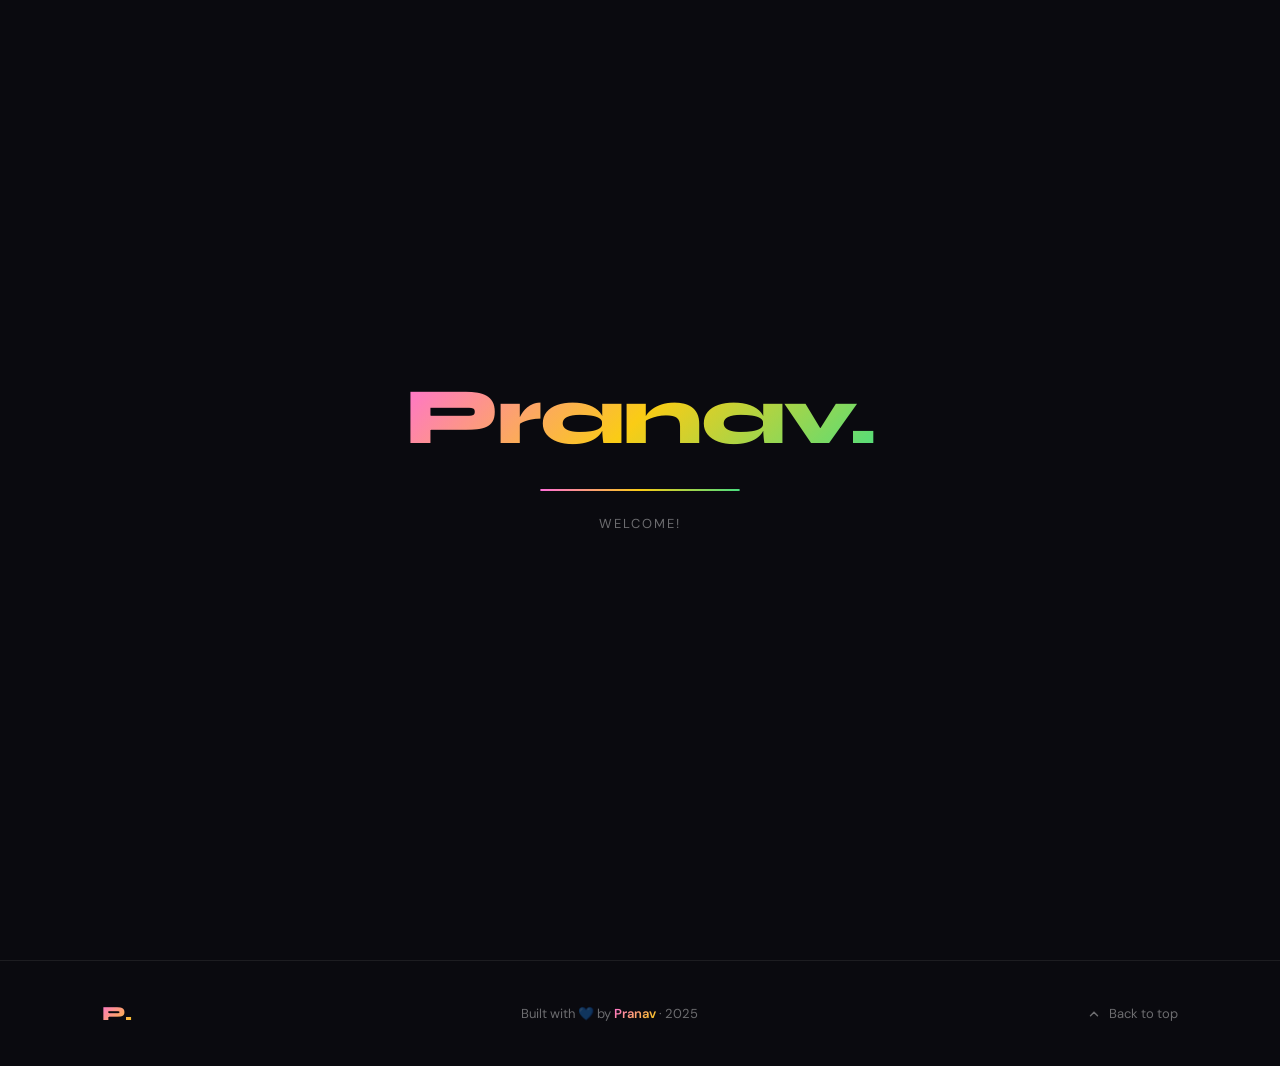
<file: frontend/index.html>
<!DOCTYPE html>
<html lang="en">
<head>
  <meta charset="UTF-8">
  <meta name="viewport" content="width=device-width,initial-scale=1.0">
  <title>Pranav — Full Stack Developer</title>
  <link rel="preconnect" href="https://fonts.googleapis.com">
  <link rel="preconnect" href="https://fonts.gstatic.com" crossorigin>
  <link href="https://fonts.googleapis.com/css2?family=Syne:wght@400;700;800&family=DM+Sans:wght@300;400;500&display=swap" rel="stylesheet">
  <link rel="stylesheet" href="css/shared.css">
  <link rel="stylesheet" href="css/home.css">
</head>
<body>

  <div id="cursor-dot"></div>
  <div id="cursor-ring"></div>
  <div id="progress-bar"></div>

  <div id="loader">
    <div class="loader-name">Pranav.</div>
    <div class="loader-bar-wrap"><div class="loader-bar" id="loaderBar"></div></div>
    <div class="loader-text" id="loaderText">Initializing...</div>
  </div>

  <canvas id="particle-canvas"></canvas>

  <nav>
    <a class="nav-logo" href="index.html">P.</a>
    <ul class="nav-links">
      <li><a href="index.html">Home</a></li>
      <li><a href="pages/about.html">About</a></li>
      <li><a href="pages/journey.html">Journey</a></li>
      <li><a href="pages/stack.html">Stack</a></li>
      <li><a href="pages/projects.html">Projects</a></li>
      <li><a href="pages/ml.html">ML</a></li>
      <li><a href="pages/contact.html">Contact</a></li>
      <li><a onclick="downloadResume()" class="nav-cta" style="cursor:none">Resume ↗</a></li>
    </ul>
    <button class="nav-hamburger" onclick="toggleMenu()"><span></span><span></span><span></span></button>
  </nav>

  <div class="mobile-menu" id="mobileMenu">
    <a href="index.html"          onclick="closeMenu()">Home</a>
    <a href="pages/about.html"    onclick="closeMenu()">About</a>
    <a href="pages/journey.html"  onclick="closeMenu()">Journey</a>
    <a href="pages/stack.html"    onclick="closeMenu()">Stack</a>
    <a href="pages/projects.html" onclick="closeMenu()">Projects</a>
    <a href="pages/ml.html"       onclick="closeMenu()">ML</a>
    <a href="pages/contact.html"  onclick="closeMenu()">Contact</a>
    <a onclick="downloadResume();closeMenu()">Resume ↗</a>
  </div>

  <!-- HERO -->
  <section id="hero">
    <div class="blob blob-1"></div>
    <div class="blob blob-2"></div>
    <div class="blob blob-3"></div>
    <div class="blob blob-4"></div>

    <div class="hero-content">
      <div class="hero-badge">
        <div class="badge-dot"></div>
        Open to opportunities · B.Tech Engineering Student
        <span id="visitor-badge"></span>
      </div>

      <div class="hero-name-wrap">
        <div class="hero-name-echo">Pranav</div>
        <h1 class="hero-name">Hi, I'm<br><span class="hero-name-gradient">Pranav</span></h1>
      </div>

      <div class="hero-typewriter">
        <span class="tw-text" id="tw"></span><span class="tw-cursor"></span>
      </div>

      <p class="hero-desc">
        Engineering student passionate about building full-stack web apps and exploring
        machine learning. I love turning ideas into real, working products.
      </p>

      <div class="hero-cta">
        <a class="btn btn-primary" href="pages/projects.html">
          <svg width="16" height="16" viewBox="0 0 24 24" fill="none" stroke="currentColor" stroke-width="2.5" stroke-linecap="round"><path d="M4 6h16M4 12h10M4 18h7"/></svg>
          View Projects
        </a>
        <a class="btn btn-ghost" href="pages/contact.html">Say Hello 👋</a>
      </div>

      <!-- Page navigation pills -->
      <div class="page-nav">
        <a href="pages/about.html"    class="page-pill">About Me →</a>
        <a href="pages/journey.html"  class="page-pill">My Journey →</a>
        <a href="pages/stack.html"    class="page-pill">Tech Stack →</a>
        <a href="pages/ml.html"       class="page-pill">ML Path →</a>
      </div>
    </div>

    <div class="hero-chips">
      <div class="chip"><div class="chip-icon" style="background:rgba(97,218,251,.15);color:#61DAFB">⚛</div>React</div>
      <div class="chip"><div class="chip-icon" style="background:rgba(104,160,99,.15);color:#68a063">⬡</div>Node.js</div>
      <div class="chip"><div class="chip-icon" style="background:rgba(250,204,21,.15);color:#facc15">🐍</div>Python</div>
      <div class="chip"><div class="chip-icon" style="background:rgba(255,111,216,.15);color:#ff6fd8">🧠</div>ML / AI</div>
      <div class="chip"><div class="chip-icon" style="background:rgba(74,222,128,.15);color:#4ade80">🐘</div>PostgreSQL</div>
    </div>

    <div class="scroll-hint">
      <div class="scroll-mouse"><div class="scroll-dot"></div></div>
      <span>Scroll</span>
    </div>
  </section>

  <footer>
    <div class="footer-logo">P.</div>
    <div class="footer-copy">Built with 💙 by <span>Pranav</span> · 2025</div>
    <button class="footer-back" onclick="window.scrollTo({top:0,behavior:'smooth'})">
      <svg width="14" height="14" viewBox="0 0 24 24" fill="none" stroke="currentColor" stroke-width="2.5" stroke-linecap="round"><path d="M18 15l-6-6-6 6"/></svg>
      Back to top
    </button>
  </footer>

  <script src="js/shared.js"></script>
  <script src="js/home.js"></script>
</body>
</html>
</file>
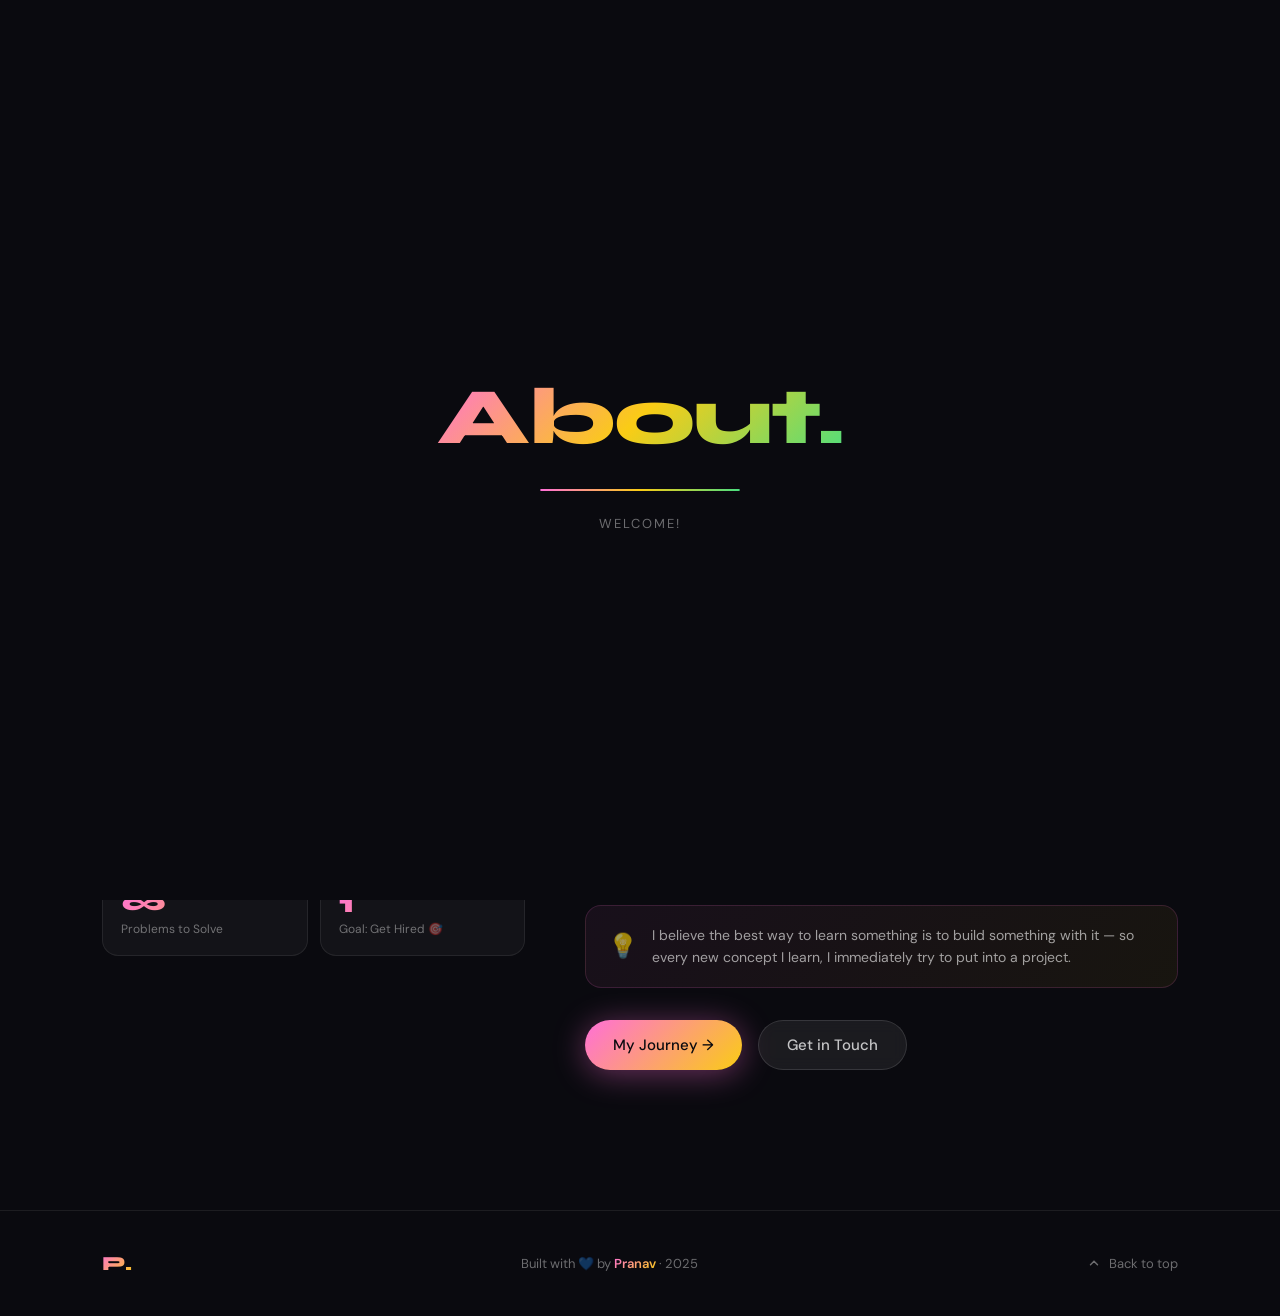
<file: frontend/pages/about.html>
<!DOCTYPE html>
<html lang="en">
<head>
  <meta charset="UTF-8">
  <meta name="viewport" content="width=device-width,initial-scale=1.0">
  <title>About — Pranav</title>
  <link rel="preconnect" href="https://fonts.googleapis.com">
  <link rel="preconnect" href="https://fonts.gstatic.com" crossorigin>
  <link href="https://fonts.googleapis.com/css2?family=Syne:wght@400;700;800&family=DM+Sans:wght@300;400;500&display=swap" rel="stylesheet">
  <link rel="stylesheet" href="../css/shared.css">
  <link rel="stylesheet" href="../css/about.css">
</head>
<body>

  <div id="cursor-dot"></div>
  <div id="cursor-ring"></div>
  <div id="progress-bar"></div>

  <div id="loader">
    <div class="loader-name">About.</div>
    <div class="loader-bar-wrap"><div class="loader-bar" id="loaderBar"></div></div>
    <div class="loader-text" id="loaderText">Loading...</div>
  </div>

  <canvas id="particle-canvas"></canvas>

  <nav>
    <a class="nav-logo" href="../index.html">P.</a>
    <ul class="nav-links">
      <li><a href="../index.html">Home</a></li>
      <li><a href="about.html">About</a></li>
      <li><a href="journey.html">Journey</a></li>
      <li><a href="stack.html">Stack</a></li>
      <li><a href="projects.html">Projects</a></li>
      <li><a href="ml.html">ML</a></li>
      <li><a href="contact.html">Contact</a></li>
      <li><a onclick="downloadResume()" class="nav-cta" style="cursor:none">Resume ↗</a></li>
    </ul>
    <button class="nav-hamburger" onclick="toggleMenu()"><span></span><span></span><span></span></button>
  </nav>

  <div class="mobile-menu" id="mobileMenu">
    <a href="../index.html" onclick="closeMenu()">Home</a>
    <a href="about.html"    onclick="closeMenu()">About</a>
    <a href="journey.html"  onclick="closeMenu()">Journey</a>
    <a href="stack.html"    onclick="closeMenu()">Stack</a>
    <a href="projects.html" onclick="closeMenu()">Projects</a>
    <a href="ml.html"       onclick="closeMenu()">ML</a>
    <a href="contact.html"  onclick="closeMenu()">Contact</a>
    <a onclick="downloadResume();closeMenu()">Resume ↗</a>
  </div>

  <main id="about">
    <div class="reveal">
      <div class="section-label" style="color:var(--pink)">Get to know me</div>
      <h1 class="section-title">About <span class="grad-yellow-green">Me</span></h1>
    </div>

    <div class="about-grid">
      <!-- Left: Avatar -->
      <div class="avatar-col">
        <div class="avatar-card reveal-l">
          <div class="avatar-art"><div class="avatar-initials">P</div></div>
          <div class="avatar-tag">
            <div class="t-title">Pranav</div>
            <div class="t-sub">Engineering Student · India 🇮🇳</div>
          </div>
        </div>
        <div class="stats-row reveal d1">
          <div class="stat-card"><div class="stat-num">Full</div><div class="stat-label">Stack Developer</div></div>
          <div class="stat-card"><div class="stat-num">ML</div><div class="stat-label">Currently Learning</div></div>
          <div class="stat-card"><div class="stat-num">∞</div><div class="stat-label">Problems to Solve</div></div>
          <div class="stat-card"><div class="stat-num">1</div><div class="stat-label">Goal: Get Hired 🎯</div></div>
        </div>
      </div>

      <!-- Right: Bio -->
      <div class="bio-col">
        <p class="bio-text reveal">
          Hey! I'm <strong>Pranav</strong>, an engineering student with a deep passion for building things
          that actually work and matter. I specialize in <strong>full-stack web development</strong> — from
          crafting responsive UIs to designing robust backends — and I'm currently diving deep into
          <strong>machine learning</strong>.
        </p>
        <p class="bio-text reveal d1">
          I love the whole journey — from a blank editor to a deployed, working product. Whether it's
          a clean REST API, a slick React interface, or training my first ML model, I'm always
          <strong>building, breaking, and learning</strong>.
        </p>

        <div class="bio-highlights reveal d2">
          <div class="hl-pill hl-pink">🐍 Python</div>
          <div class="hl-pill hl-blue">⚛ React</div>
          <div class="hl-pill hl-green">⬡ Node.js</div>
          <div class="hl-pill hl-yellow">🧠 ML / AI</div>
          <div class="hl-pill hl-pink">🍃 MongoDB</div>
          <div class="hl-pill hl-blue">🐘 PostgreSQL</div>
          <div class="hl-pill hl-green">🐳 Docker</div>
          <div class="hl-pill hl-yellow">☁ Cloud</div>
        </div>

        <div class="currently-box reveal d3">
          <div class="currently-title">⚡ Currently</div>
          <div class="currently-item">
            <div class="ci-dot" style="background:var(--pink)"></div>
            <div class="ci-text">Building full-stack web projects<span>React + Node.js + MongoDB</span></div>
          </div>
          <div class="currently-item">
            <div class="ci-dot" style="background:var(--yellow)"></div>
            <div class="ci-text">Learning Machine Learning<span>Python · scikit-learn · neural networks</span></div>
          </div>
          <div class="currently-item">
            <div class="ci-dot" style="background:var(--green)"></div>
            <div class="ci-text">Open to internships & developer roles<span>Looking for first industry experience</span></div>
          </div>
        </div>

        <div class="fun-fact reveal d4">
          <div class="fun-fact-icon">💡</div>
          I believe the best way to learn something is to build something with it — so every new
          concept I learn, I immediately try to put into a project.
        </div>

        <div class="page-nav reveal d4">
          <a href="journey.html" class="btn btn-primary">My Journey →</a>
          <a href="contact.html" class="btn btn-ghost">Get in Touch</a>
        </div>
      </div>
    </div>
  </main>

  <footer>
    <div class="footer-logo">P.</div>
    <div class="footer-copy">Built with 💙 by <span>Pranav</span> · 2025</div>
    <button class="footer-back" onclick="window.scrollTo({top:0,behavior:'smooth'})">
      <svg width="14" height="14" viewBox="0 0 24 24" fill="none" stroke="currentColor" stroke-width="2.5" stroke-linecap="round"><path d="M18 15l-6-6-6 6"/></svg>
      Back to top
    </button>
  </footer>

  <script src="../js/shared.js"></script>
  <script>
    function downloadResume() { window.open(`${API}/resume/download`, "_blank"); }
  </script>
</body>
</html>
</file>
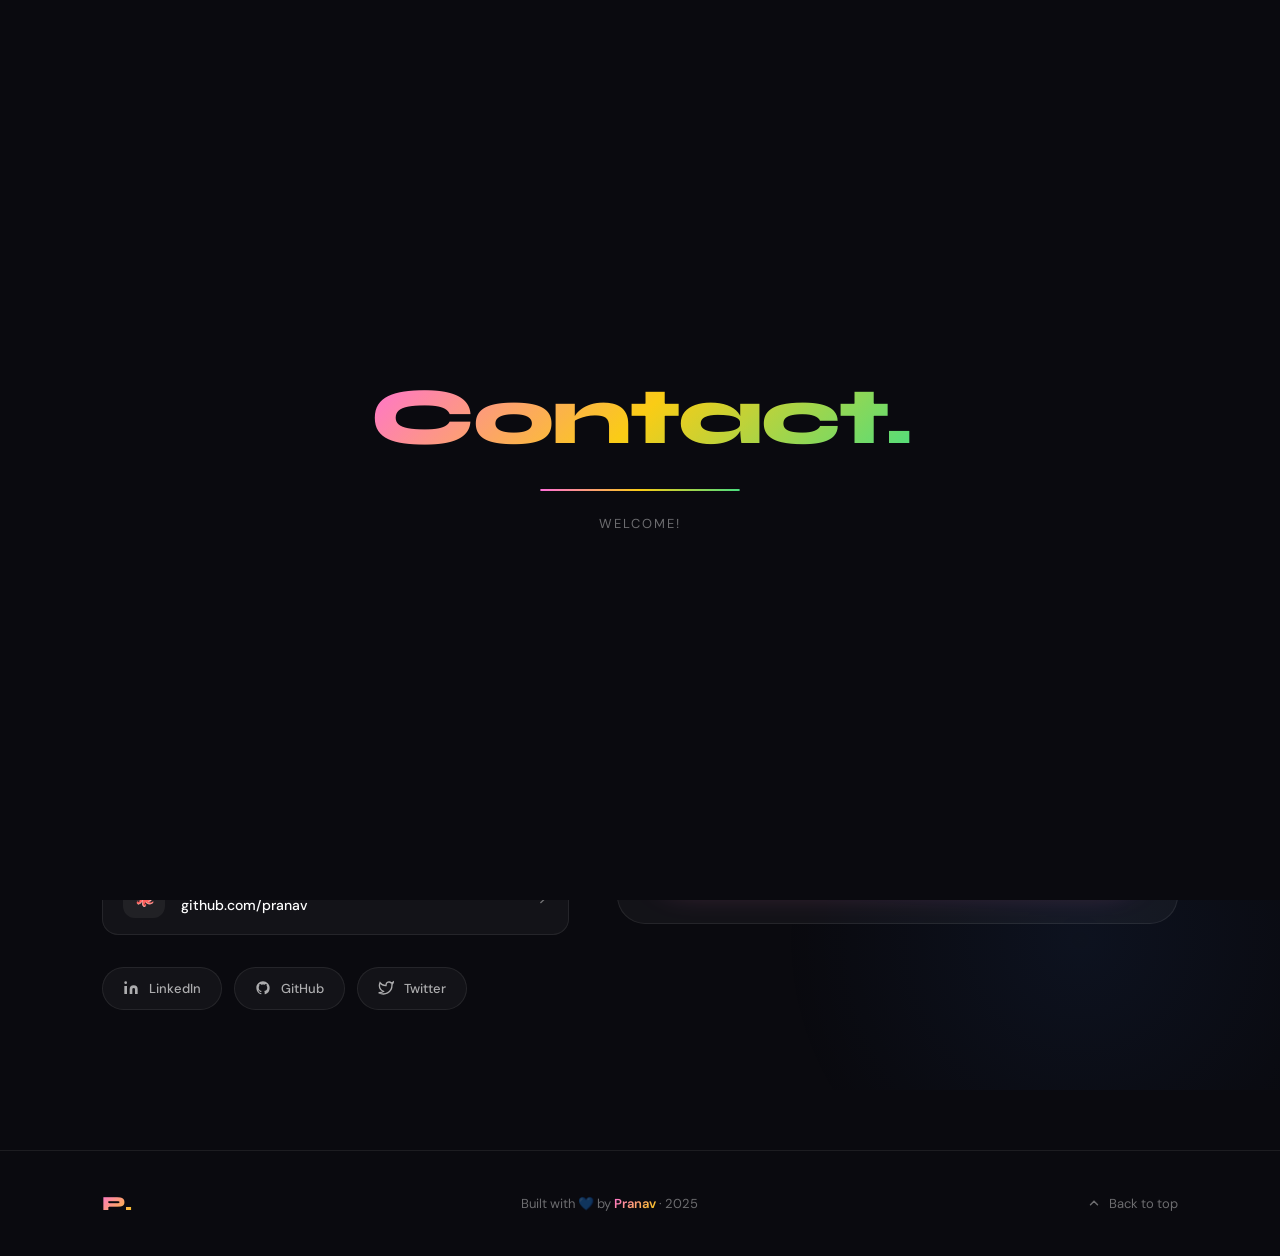
<file: frontend/pages/contact.html>
<!DOCTYPE html>
<html lang="en">
<head>
  <meta charset="UTF-8">
  <meta name="viewport" content="width=device-width,initial-scale=1.0">
  <title>Contact — Pranav</title>
  <link rel="preconnect" href="https://fonts.googleapis.com">
  <link rel="preconnect" href="https://fonts.gstatic.com" crossorigin>
  <link href="https://fonts.googleapis.com/css2?family=Syne:wght@400;700;800&family=DM+Sans:wght@300;400;500&display=swap" rel="stylesheet">
  <link rel="stylesheet" href="../css/shared.css">
  <link rel="stylesheet" href="../css/contact.css">
</head>
<body>

  <div id="cursor-dot"></div>
  <div id="cursor-ring"></div>
  <div id="progress-bar"></div>

  <div id="loader">
    <div class="loader-name">Contact.</div>
    <div class="loader-bar-wrap"><div class="loader-bar" id="loaderBar"></div></div>
    <div class="loader-text" id="loaderText">Loading...</div>
  </div>

  <canvas id="particle-canvas"></canvas>

  <nav>
    <a class="nav-logo" href="../index.html">P.</a>
    <ul class="nav-links">
      <li><a href="../index.html">Home</a></li>
      <li><a href="about.html">About</a></li>
      <li><a href="journey.html">Journey</a></li>
      <li><a href="stack.html">Stack</a></li>
      <li><a href="projects.html">Projects</a></li>
      <li><a href="ml.html">ML</a></li>
      <li><a href="contact.html">Contact</a></li>
      <li><a onclick="downloadResume()" class="nav-cta" style="cursor:none">Resume ↗</a></li>
    </ul>
    <button class="nav-hamburger" onclick="toggleMenu()"><span></span><span></span><span></span></button>
  </nav>

  <div class="mobile-menu" id="mobileMenu">
    <a href="../index.html" onclick="closeMenu()">Home</a>
    <a href="about.html"    onclick="closeMenu()">About</a>
    <a href="journey.html"  onclick="closeMenu()">Journey</a>
    <a href="stack.html"    onclick="closeMenu()">Stack</a>
    <a href="projects.html" onclick="closeMenu()">Projects</a>
    <a href="ml.html"       onclick="closeMenu()">ML</a>
    <a href="contact.html"  onclick="closeMenu()">Contact</a>
    <a onclick="downloadResume();closeMenu()">Resume ↗</a>
  </div>

  <main id="contact">
    <div class="reveal">
      <div class="section-label" style="color:var(--blue)">Get in touch</div>
      <h1 class="section-title">Let's <span class="grad-blue-pink">Connect</span></h1>
      <p class="section-sub">Whether you have a project, an opportunity, or just want to say hi — my inbox is always open.</p>
    </div>

    <div class="contact-grid">
      <!-- Left -->
      <div class="contact-left">
        <div class="availability-badge reveal">
          <div class="avail-dot"></div>
          <div class="avail-text">Available for internships & roles</div>
        </div>
        <div class="contact-tagline reveal d1">Got an idea or<br>an opportunity? <span>Let's talk.</span></div>
        <p class="contact-body reveal d2">I'm Pranav — a full-stack developer and ML enthusiast looking for my first industry role. If you think I'd be a good fit, I'd love to hear from you.</p>

        <div class="direct-links reveal d3">
          <a class="direct-link" href="mailto:pranav@email.com" data-hover="rgba(255,111,216,.3)">
            <div class="dl-icon" style="background:rgba(255,111,216,.1)">📧</div>
            <div class="dl-info"><div class="dl-label">Email</div><div class="dl-value">pranav@email.com</div></div>
            <div class="dl-arrow">→</div>
          </a>
          <a class="direct-link" href="#" data-hover="rgba(59,130,246,.3)">
            <div class="dl-icon" style="background:rgba(59,130,246,.1)">💼</div>
            <div class="dl-info"><div class="dl-label">LinkedIn</div><div class="dl-value">linkedin.com/in/pranav</div></div>
            <div class="dl-arrow">→</div>
          </a>
          <a class="direct-link" href="#" data-hover="rgba(255,255,255,.2)">
            <div class="dl-icon" style="background:rgba(255,255,255,.06)">🐙</div>
            <div class="dl-info"><div class="dl-label">GitHub</div><div class="dl-value">github.com/pranav</div></div>
            <div class="dl-arrow">→</div>
          </a>
        </div>

        <div class="social-row reveal d4">
          <a class="social-btn" href="#">
            <svg width="16" height="16" viewBox="0 0 24 24" fill="currentColor"><path d="M16 8a6 6 0 016 6v7h-4v-7a2 2 0 00-2-2 2 2 0 00-2 2v7h-4v-7a6 6 0 016-6zM2 9h4v12H2z"/><circle cx="4" cy="4" r="2"/></svg>LinkedIn
          </a>
          <a class="social-btn" href="#">
            <svg width="16" height="16" viewBox="0 0 24 24" fill="currentColor"><path d="M12 2C6.477 2 2 6.484 2 12.017c0 4.425 2.865 8.18 6.839 9.504.5.092.682-.217.682-.483 0-.237-.008-.868-.013-1.703-2.782.605-3.369-1.343-3.369-1.343-.454-1.158-1.11-1.466-1.11-1.466-.908-.62.069-.608.069-.608 1.003.07 1.531 1.032 1.531 1.032.892 1.53 2.341 1.088 2.91.832.092-.647.35-1.088.636-1.338-2.22-.253-4.555-1.113-4.555-4.951 0-1.093.39-1.988 1.029-2.688-.103-.253-.446-1.272.098-2.65 0 0 .84-.27 2.75 1.026A9.564 9.564 0 0112 6.844c.85.004 1.705.115 2.504.337 1.909-1.296 2.747-1.027 2.747-1.027.546 1.379.202 2.398.1 2.651.64.7 1.028 1.595 1.028 2.688 0 3.848-2.339 4.695-4.566 4.943.359.309.678.92.678 1.855 0 1.338-.012 2.419-.012 2.747 0 .268.18.58.688.482A10.019 10.019 0 0022 12.017C22 6.484 17.522 2 12 2z"/></svg>GitHub
          </a>
          <a class="social-btn" href="#">
            <svg width="16" height="16" viewBox="0 0 24 24" fill="none" stroke="currentColor" stroke-width="2" stroke-linecap="round"><path d="M23 3a10.9 10.9 0 01-3.14 1.53 4.48 4.48 0 00-7.86 3v1A10.66 10.66 0 013 4s-4 9 5 13a11.64 11.64 0 01-7 2c9 5 20 0 20-11.5a4.5 4.5 0 00-.08-.83A7.72 7.72 0 0023 3z"/></svg>Twitter
          </a>
        </div>
      </div>

      <!-- Right: Form -->
      <div class="contact-form reveal-r">
        <div id="formContent">
          <div class="form-title">Send a Message</div>
          <div class="form-sub">I usually reply within 24 hours ⚡</div>
          <div class="form-row">
            <div class="field"><label>Your Name</label><input type="text" placeholder="Jane Smith" id="fname"></div>
            <div class="field"><label>Email</label><input type="email" placeholder="jane@company.com" id="femail"></div>
          </div>
          <div class="field">
            <label>Subject</label>
            <select id="fsubject">
              <option value="" disabled selected>What's this about?</option>
              <option>Job Opportunity</option>
              <option>Internship Offer</option>
              <option>Project Collaboration</option>
              <option>Just saying hi!</option>
              <option>Other</option>
            </select>
          </div>
          <div class="field"><label>Message</label><textarea placeholder="Hey Pranav, I came across your portfolio and..." id="fmessage"></textarea></div>
          <button class="submit-btn" onclick="handleSubmit()">
            <svg width="16" height="16" viewBox="0 0 24 24" fill="none" stroke="currentColor" stroke-width="2.5" stroke-linecap="round"><path d="M22 2L11 13M22 2l-7 20-4-9-9-4 20-7z"/></svg>
            Send Message
          </button>
        </div>
        <div class="success-msg" id="successMsg">
          <div class="success-icon">✉️</div>
          <div class="success-title">Message Sent!</div>
          <div class="success-sub">Thanks for reaching out. I'll reply within 24 hours.</div>
          <button onclick="resetForm()" class="reset-btn">Send another →</button>
        </div>
      </div>
    </div>
  </main>

  <footer>
    <div class="footer-logo">P.</div>
    <div class="footer-copy">Built with 💙 by <span>Pranav</span> · 2025</div>
    <button class="footer-back" onclick="window.scrollTo({top:0,behavior:'smooth'})">
      <svg width="14" height="14" viewBox="0 0 24 24" fill="none" stroke="currentColor" stroke-width="2.5" stroke-linecap="round"><path d="M18 15l-6-6-6 6"/></svg>
      Back to top
    </button>
  </footer>

  <script src="../js/shared.js"></script>
  <script src="../js/contact.js"></script>
  <script>
    function downloadResume() { window.open(`${API}/resume/download`, "_blank"); }
  </script>
</body>
</html>
</file>
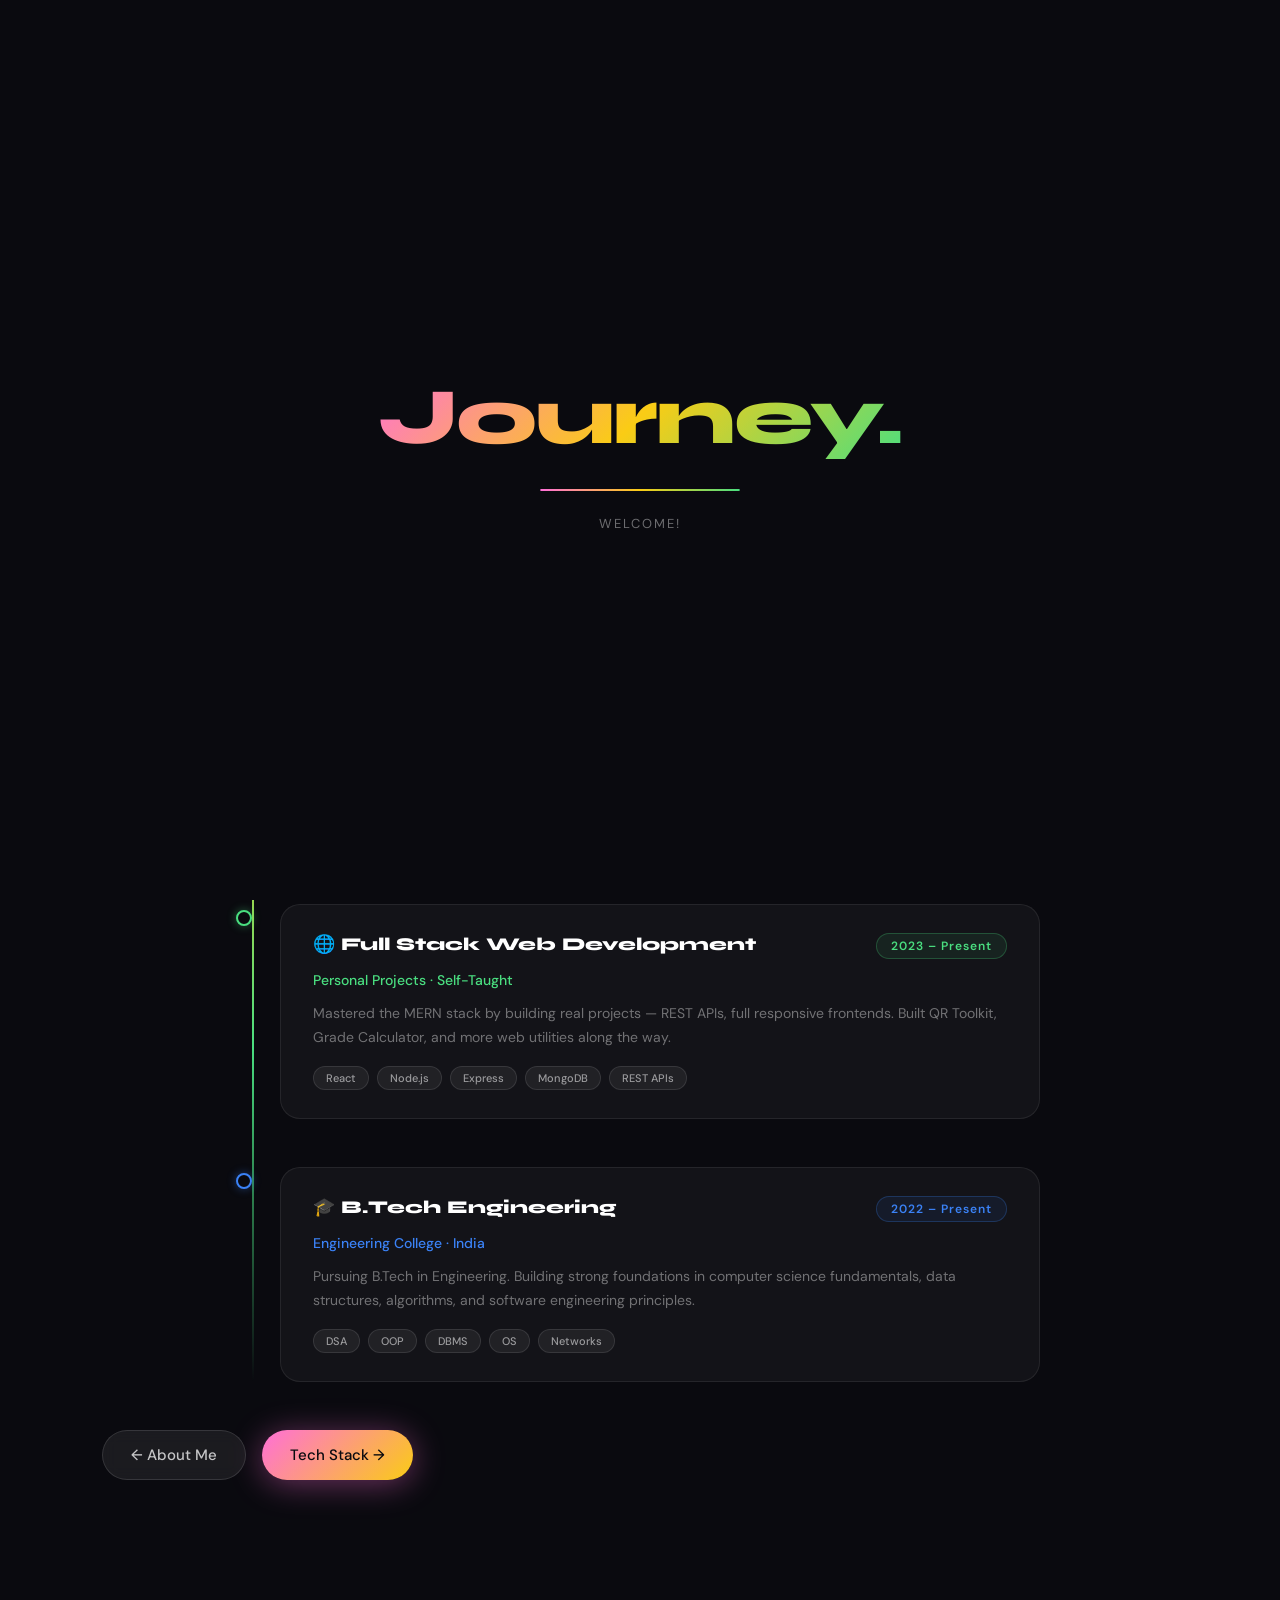
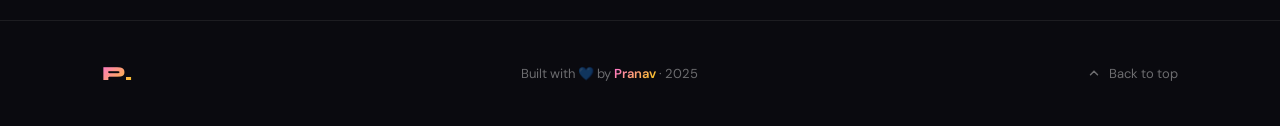
<file: frontend/pages/journey.html>
<!DOCTYPE html>
<html lang="en">
<head>
  <meta charset="UTF-8">
  <meta name="viewport" content="width=device-width,initial-scale=1.0">
  <title>Journey — Pranav</title>
  <link rel="preconnect" href="https://fonts.googleapis.com">
  <link rel="preconnect" href="https://fonts.gstatic.com" crossorigin>
  <link href="https://fonts.googleapis.com/css2?family=Syne:wght@400;700;800&family=DM+Sans:wght@300;400;500&display=swap" rel="stylesheet">
  <link rel="stylesheet" href="../css/shared.css">
  <link rel="stylesheet" href="../css/journey.css">
</head>
<body>

  <div id="cursor-dot"></div>
  <div id="cursor-ring"></div>
  <div id="progress-bar"></div>

  <div id="loader">
    <div class="loader-name">Journey.</div>
    <div class="loader-bar-wrap"><div class="loader-bar" id="loaderBar"></div></div>
    <div class="loader-text" id="loaderText">Loading...</div>
  </div>

  <canvas id="particle-canvas"></canvas>

  <nav>
    <a class="nav-logo" href="../index.html">P.</a>
    <ul class="nav-links">
      <li><a href="../index.html">Home</a></li>
      <li><a href="about.html">About</a></li>
      <li><a href="journey.html">Journey</a></li>
      <li><a href="stack.html">Stack</a></li>
      <li><a href="projects.html">Projects</a></li>
      <li><a href="ml.html">ML</a></li>
      <li><a href="contact.html">Contact</a></li>
      <li><a onclick="downloadResume()" class="nav-cta" style="cursor:none">Resume ↗</a></li>
    </ul>
    <button class="nav-hamburger" onclick="toggleMenu()"><span></span><span></span><span></span></button>
  </nav>

  <div class="mobile-menu" id="mobileMenu">
    <a href="../index.html" onclick="closeMenu()">Home</a>
    <a href="about.html"    onclick="closeMenu()">About</a>
    <a href="journey.html"  onclick="closeMenu()">Journey</a>
    <a href="stack.html"    onclick="closeMenu()">Stack</a>
    <a href="projects.html" onclick="closeMenu()">Projects</a>
    <a href="ml.html"       onclick="closeMenu()">ML</a>
    <a href="contact.html"  onclick="closeMenu()">Contact</a>
    <a onclick="downloadResume();closeMenu()">Resume ↗</a>
  </div>

  <main id="timeline">
    <div class="reveal">
      <div class="section-label" style="color:var(--blue)">My journey</div>
      <h1 class="section-title">Experience & <span class="grad-blue-pink">Milestones</span></h1>
      <p class="section-sub">A timeline of the key moments that shaped me as a developer.</p>
    </div>

    <div class="timeline-wrap">
      <div class="timeline-line"></div>

      <div class="tl-item reveal">
        <div class="tl-dot" style="border-color:var(--yellow);box-shadow:0 0 10px rgba(250,204,21,.4)"></div>
        <div class="tl-card" data-hover="rgba(250,204,21,.3)">
          <div class="tl-header">
            <div class="tl-title">🏆 Smart India Hackathon 2025</div>
            <div class="tl-date" style="background:rgba(250,204,21,.08);border-color:rgba(250,204,21,.25);color:var(--yellow)">2025</div>
          </div>
          <div class="tl-org" style="color:var(--yellow)">National Level Hackathon · Team Project</div>
          <div class="tl-desc">Participated in SIH 2025 — one of India's largest hackathons. Built a Fake Certificate Detector that analyzes documents for forgery indicators using pattern detection and ML concepts.</div>
          <div class="tl-tags">
            <span class="tl-tag">Python</span><span class="tl-tag">ML Concepts</span>
            <span class="tl-tag">Document Analysis</span><span class="tl-tag">Team Collaboration</span>
          </div>
        </div>
      </div>

      <div class="tl-item reveal d1">
        <div class="tl-dot" style="border-color:var(--pink);box-shadow:0 0 10px rgba(255,111,216,.4)"></div>
        <div class="tl-card" data-hover="rgba(255,111,216,.3)">
          <div class="tl-header">
            <div class="tl-title">🧠 Started Learning ML</div>
            <div class="tl-date" style="background:rgba(255,111,216,.08);border-color:rgba(255,111,216,.25);color:var(--pink)">2024 – Present</div>
          </div>
          <div class="tl-org" style="color:var(--pink)">Self-Learning · Online Courses & Projects</div>
          <div class="tl-desc">Began exploring Machine Learning through Python — studying core algorithms, data preprocessing, model training, and evaluation using scikit-learn, NumPy, and Pandas.</div>
          <div class="tl-tags">
            <span class="tl-tag">Python</span><span class="tl-tag">scikit-learn</span>
            <span class="tl-tag">NumPy</span><span class="tl-tag">Pandas</span><span class="tl-tag">Matplotlib</span>
          </div>
        </div>
      </div>

      <div class="tl-item reveal d2">
        <div class="tl-dot" style="border-color:var(--green);box-shadow:0 0 10px rgba(74,222,128,.4)"></div>
        <div class="tl-card" data-hover="rgba(74,222,128,.3)">
          <div class="tl-header">
            <div class="tl-title">🌐 Full Stack Web Development</div>
            <div class="tl-date" style="background:rgba(74,222,128,.08);border-color:rgba(74,222,128,.25);color:var(--green)">2023 – Present</div>
          </div>
          <div class="tl-org" style="color:var(--green)">Personal Projects · Self-Taught</div>
          <div class="tl-desc">Mastered the MERN stack by building real projects — REST APIs, full responsive frontends. Built QR Toolkit, Grade Calculator, and more web utilities along the way.</div>
          <div class="tl-tags">
            <span class="tl-tag">React</span><span class="tl-tag">Node.js</span>
            <span class="tl-tag">Express</span><span class="tl-tag">MongoDB</span><span class="tl-tag">REST APIs</span>
          </div>
        </div>
      </div>

      <div class="tl-item reveal d3">
        <div class="tl-dot" style="border-color:var(--blue);box-shadow:0 0 10px rgba(59,130,246,.4)"></div>
        <div class="tl-card" data-hover="rgba(59,130,246,.3)">
          <div class="tl-header">
            <div class="tl-title">🎓 B.Tech Engineering</div>
            <div class="tl-date" style="background:rgba(59,130,246,.08);border-color:rgba(59,130,246,.25);color:var(--blue)">2022 – Present</div>
          </div>
          <div class="tl-org" style="color:var(--blue)">Engineering College · India</div>
          <div class="tl-desc">Pursuing B.Tech in Engineering. Building strong foundations in computer science fundamentals, data structures, algorithms, and software engineering principles.</div>
          <div class="tl-tags">
            <span class="tl-tag">DSA</span><span class="tl-tag">OOP</span>
            <span class="tl-tag">DBMS</span><span class="tl-tag">OS</span><span class="tl-tag">Networks</span>
          </div>
        </div>
      </div>
    </div>

    <div class="page-nav reveal">
      <a href="about.html"    class="btn btn-ghost">← About Me</a>
      <a href="stack.html"    class="btn btn-primary">Tech Stack →</a>
    </div>
  </main>

  <footer>
    <div class="footer-logo">P.</div>
    <div class="footer-copy">Built with 💙 by <span>Pranav</span> · 2025</div>
    <button class="footer-back" onclick="window.scrollTo({top:0,behavior:'smooth'})">
      <svg width="14" height="14" viewBox="0 0 24 24" fill="none" stroke="currentColor" stroke-width="2.5" stroke-linecap="round"><path d="M18 15l-6-6-6 6"/></svg>
      Back to top
    </button>
  </footer>

  <script src="../js/shared.js"></script>
  <script>
    function downloadResume() { window.open(`${API}/resume/download`, "_blank"); }
  </script>
</body>
</html>
</file>
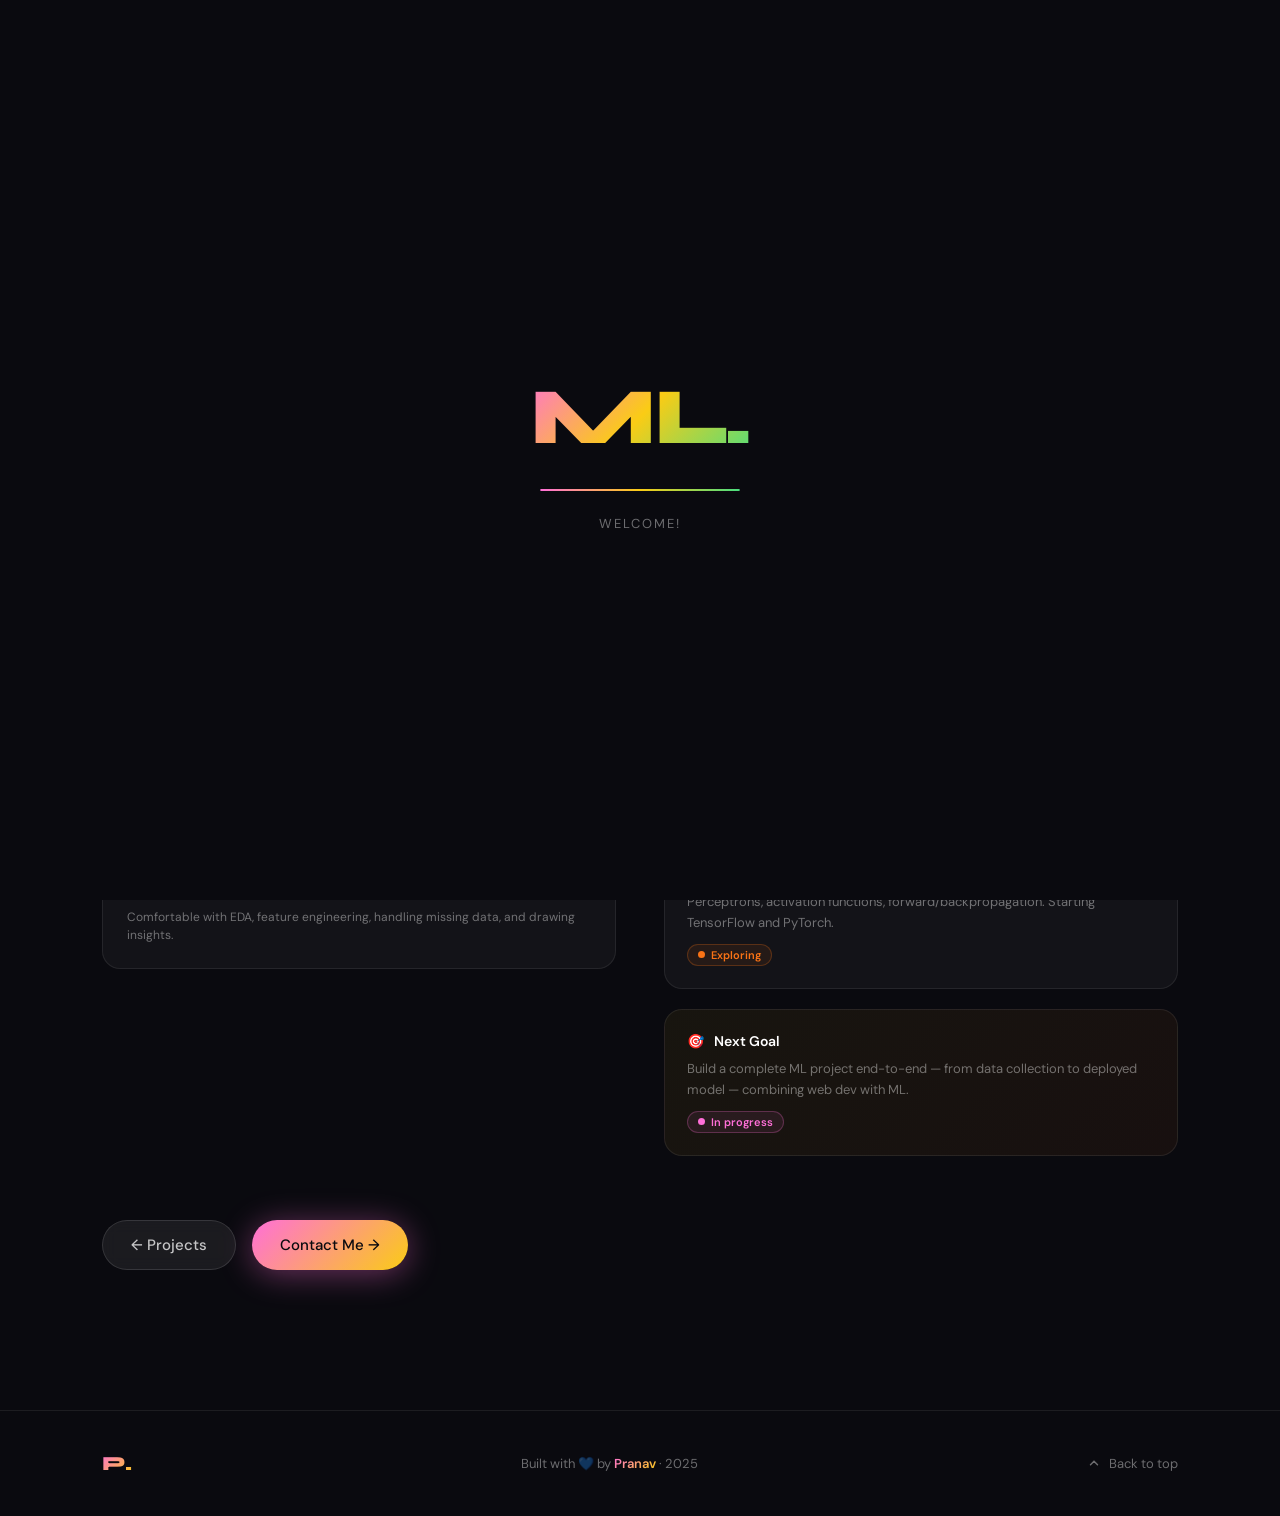
<file: frontend/pages/ml.html>
<!DOCTYPE html>
<html lang="en">
<head>
  <meta charset="UTF-8">
  <meta name="viewport" content="width=device-width,initial-scale=1.0">
  <title>ML Journey — Pranav</title>
  <link rel="preconnect" href="https://fonts.googleapis.com">
  <link rel="preconnect" href="https://fonts.gstatic.com" crossorigin>
  <link href="https://fonts.googleapis.com/css2?family=Syne:wght@400;700;800&family=DM+Sans:wght@300;400;500&display=swap" rel="stylesheet">
  <link rel="stylesheet" href="../css/shared.css">
  <link rel="stylesheet" href="../css/ml.css">
</head>
<body>

  <div id="cursor-dot"></div>
  <div id="cursor-ring"></div>
  <div id="progress-bar"></div>

  <div id="loader">
    <div class="loader-name">ML.</div>
    <div class="loader-bar-wrap"><div class="loader-bar" id="loaderBar"></div></div>
    <div class="loader-text" id="loaderText">Loading...</div>
  </div>

  <canvas id="particle-canvas"></canvas>

  <nav>
    <a class="nav-logo" href="../index.html">P.</a>
    <ul class="nav-links">
      <li><a href="../index.html">Home</a></li>
      <li><a href="about.html">About</a></li>
      <li><a href="journey.html">Journey</a></li>
      <li><a href="stack.html">Stack</a></li>
      <li><a href="projects.html">Projects</a></li>
      <li><a href="ml.html">ML</a></li>
      <li><a href="contact.html">Contact</a></li>
      <li><a onclick="downloadResume()" class="nav-cta" style="cursor:none">Resume ↗</a></li>
    </ul>
    <button class="nav-hamburger" onclick="toggleMenu()"><span></span><span></span><span></span></button>
  </nav>

  <div class="mobile-menu" id="mobileMenu">
    <a href="../index.html" onclick="closeMenu()">Home</a>
    <a href="about.html"    onclick="closeMenu()">About</a>
    <a href="journey.html"  onclick="closeMenu()">Journey</a>
    <a href="stack.html"    onclick="closeMenu()">Stack</a>
    <a href="projects.html" onclick="closeMenu()">Projects</a>
    <a href="ml.html"       onclick="closeMenu()">ML</a>
    <a href="contact.html"  onclick="closeMenu()">Contact</a>
    <a onclick="downloadResume();closeMenu()">Resume ↗</a>
  </div>

  <main id="ml-journey">
    <div class="reveal">
      <div class="section-label" style="color:var(--yellow)">My ML path</div>
      <h1 class="section-title">ML <span class="grad-yellow-orange">Learning Journey</span></h1>
      <p class="section-sub">From zero to building models — documenting every step of my machine learning exploration.</p>
    </div>

    <div class="ml-grid">
      <!-- Left: Progress bars -->
      <div class="ml-left">
        <div class="ml-progress-item reveal" data-hover="rgba(250,204,21,.3)">
          <div class="ml-item-header"><div class="ml-item-title"><span>🐍</span>Python for ML</div><div class="ml-item-pct" style="color:var(--yellow)">90%</div></div>
          <div class="ml-bar-track"><div class="ml-bar-fill" data-w="90" style="background:linear-gradient(90deg,var(--yellow),var(--orange))"></div></div>
          <div class="ml-item-sub">NumPy, Pandas, Matplotlib — comfortable with data wrangling, EDA, and visualization pipelines.</div>
        </div>
        <div class="ml-progress-item reveal d1" data-hover="rgba(255,111,216,.3)">
          <div class="ml-item-header"><div class="ml-item-title"><span>🤖</span>Classical ML</div><div class="ml-item-pct" style="color:var(--pink)">65%</div></div>
          <div class="ml-bar-track"><div class="ml-bar-fill" data-w="65" style="background:linear-gradient(90deg,var(--pink),#a855f7)"></div></div>
          <div class="ml-item-sub">Regression, classification, clustering — using scikit-learn for training and evaluating models.</div>
        </div>
        <div class="ml-progress-item reveal d2" data-hover="rgba(74,222,128,.3)">
          <div class="ml-item-header"><div class="ml-item-title"><span>🧠</span>Deep Learning</div><div class="ml-item-pct" style="color:var(--green)">25%</div></div>
          <div class="ml-bar-track"><div class="ml-bar-fill" data-w="25" style="background:linear-gradient(90deg,var(--green),var(--blue))"></div></div>
          <div class="ml-item-sub">Just getting started — understanding backpropagation and exploring TensorFlow basics.</div>
        </div>
        <div class="ml-progress-item reveal d3" data-hover="rgba(59,130,246,.3)">
          <div class="ml-item-header"><div class="ml-item-title"><span>📊</span>Data Analysis</div><div class="ml-item-pct" style="color:var(--blue)">75%</div></div>
          <div class="ml-bar-track"><div class="ml-bar-fill" data-w="75" style="background:linear-gradient(90deg,var(--blue),#6366f1)"></div></div>
          <div class="ml-item-sub">Comfortable with EDA, feature engineering, handling missing data, and drawing insights.</div>
        </div>
      </div>

      <!-- Right: Concept cards -->
      <div class="ml-right">
        <div class="ml-concept-card reveal-r" data-hover="rgba(250,204,21,.3)">
          <div class="ml-concept-title"><span>📐</span>Supervised Learning</div>
          <div class="ml-concept-desc">Linear/Logistic Regression, Decision Trees, Random Forests, SVMs applied to real datasets.</div>
          <div class="ml-status" style="background:rgba(74,222,128,.08);border:1px solid rgba(74,222,128,.25);color:var(--green)"><div class="status-dot" style="background:var(--green)"></div>Comfortable</div>
        </div>
        <div class="ml-concept-card reveal-r d1" data-hover="rgba(255,111,216,.3)">
          <div class="ml-concept-title"><span>🔍</span>Unsupervised Learning</div>
          <div class="ml-concept-desc">K-Means Clustering, PCA for dimensionality reduction — finding hidden patterns in data.</div>
          <div class="ml-status" style="background:rgba(250,204,21,.08);border:1px solid rgba(250,204,21,.25);color:var(--yellow)"><div class="status-dot" style="background:var(--yellow)"></div>Learning</div>
        </div>
        <div class="ml-concept-card reveal-r d2" data-hover="rgba(59,130,246,.3)">
          <div class="ml-concept-title"><span>⚡</span>Model Evaluation</div>
          <div class="ml-concept-desc">Accuracy, precision, recall, F1-score, confusion matrices, cross-validation strategies.</div>
          <div class="ml-status" style="background:rgba(74,222,128,.08);border:1px solid rgba(74,222,128,.25);color:var(--green)"><div class="status-dot" style="background:var(--green)"></div>Comfortable</div>
        </div>
        <div class="ml-concept-card reveal-r d3" data-hover="rgba(249,115,22,.3)">
          <div class="ml-concept-title"><span>🔥</span>Neural Networks</div>
          <div class="ml-concept-desc">Perceptrons, activation functions, forward/backpropagation. Starting TensorFlow and PyTorch.</div>
          <div class="ml-status" style="background:rgba(249,115,22,.08);border:1px solid rgba(249,115,22,.25);color:var(--orange)"><div class="status-dot" style="background:var(--orange)"></div>Exploring</div>
        </div>
        <div class="ml-concept-card reveal-r d4" style="background:linear-gradient(135deg,rgba(250,204,21,.06),rgba(249,115,22,.06))" data-hover="rgba(250,204,21,.3)">
          <div class="ml-concept-title"><span>🎯</span>Next Goal</div>
          <div class="ml-concept-desc">Build a complete ML project end-to-end — from data collection to deployed model — combining web dev with ML.</div>
          <div class="ml-status" style="background:rgba(255,111,216,.08);border:1px solid rgba(255,111,216,.25);color:var(--pink)"><div class="status-dot" style="background:var(--pink)"></div>In progress</div>
        </div>
      </div>
    </div>

    <div class="page-nav reveal">
      <a href="projects.html" class="btn btn-ghost">← Projects</a>
      <a href="contact.html"  class="btn btn-primary">Contact Me →</a>
    </div>
  </main>

  <footer>
    <div class="footer-logo">P.</div>
    <div class="footer-copy">Built with 💙 by <span>Pranav</span> · 2025</div>
    <button class="footer-back" onclick="window.scrollTo({top:0,behavior:'smooth'})">
      <svg width="14" height="14" viewBox="0 0 24 24" fill="none" stroke="currentColor" stroke-width="2.5" stroke-linecap="round"><path d="M18 15l-6-6-6 6"/></svg>
      Back to top
    </button>
  </footer>

  <script src="../js/shared.js"></script>
  <script src="../js/ml.js"></script>
  <script>
    function downloadResume() { window.open(`${API}/resume/download`, "_blank"); }
  </script>
</body>
</html>
</file>
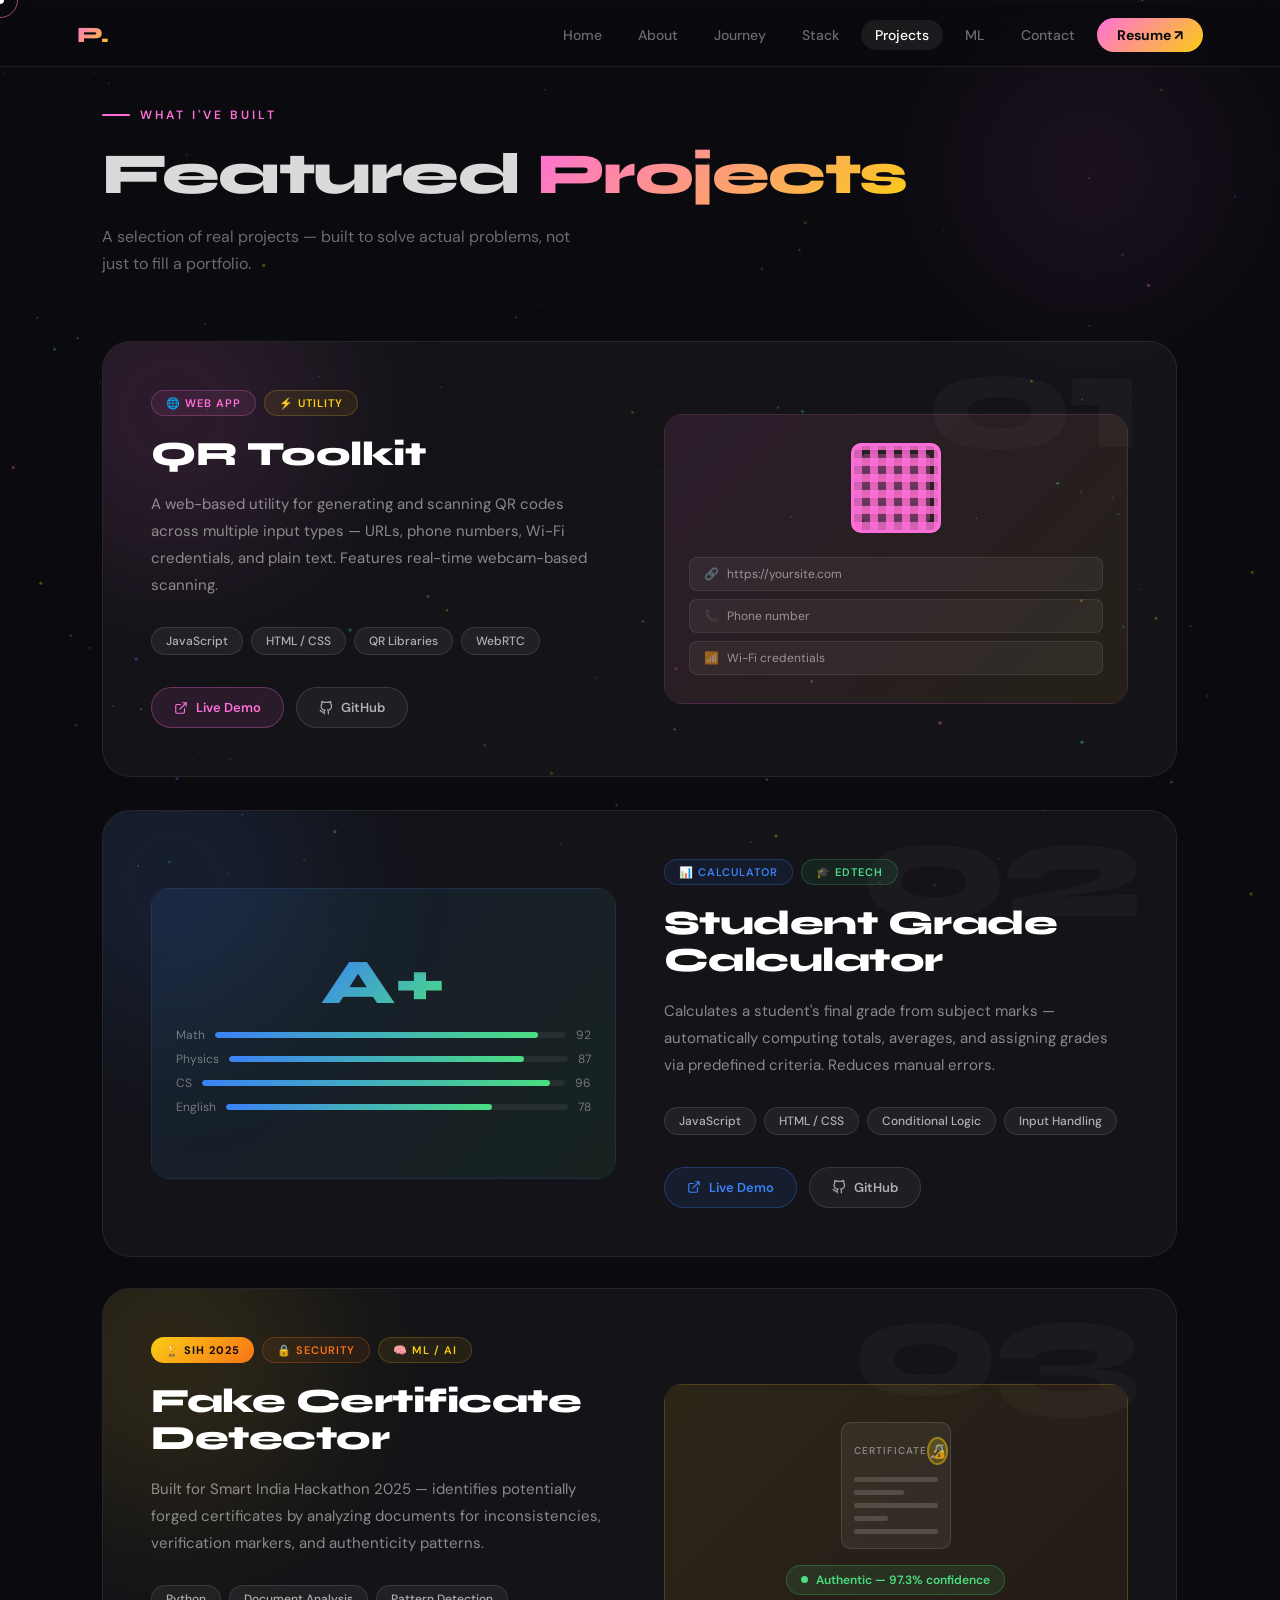
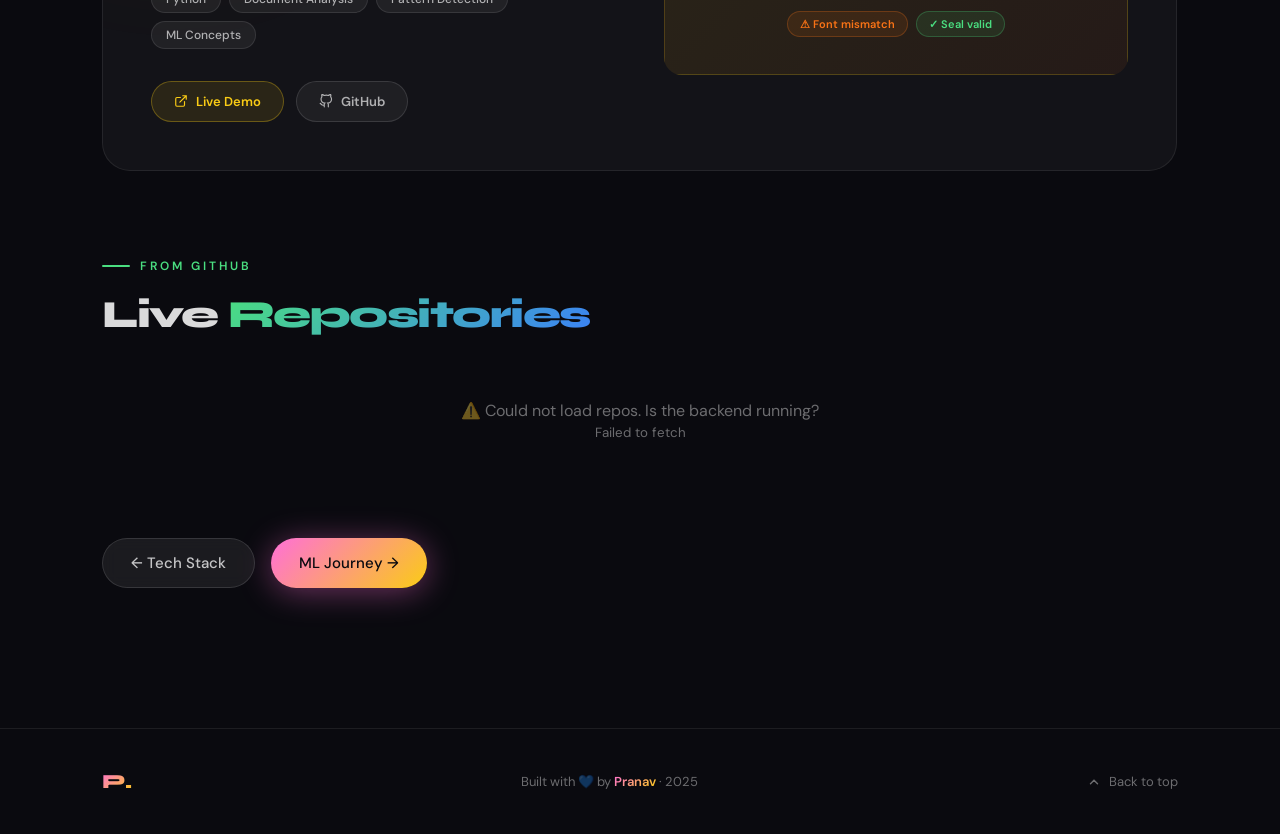
<file: frontend/pages/projects.html>
<!DOCTYPE html>
<html lang="en">
<head>
  <meta charset="UTF-8">
  <meta name="viewport" content="width=device-width,initial-scale=1.0">
  <title>Projects — Pranav</title>
  <link rel="preconnect" href="https://fonts.googleapis.com">
  <link rel="preconnect" href="https://fonts.gstatic.com" crossorigin>
  <link href="https://fonts.googleapis.com/css2?family=Syne:wght@400;700;800&family=DM+Sans:wght@300;400;500&display=swap" rel="stylesheet">
  <link rel="stylesheet" href="../css/shared.css">
  <link rel="stylesheet" href="../css/projects.css">
</head>
<body>

  <div id="cursor-dot"></div>
  <div id="cursor-ring"></div>
  <div id="progress-bar"></div>

  <div id="loader">
    <div class="loader-name">Projects.</div>
    <div class="loader-bar-wrap"><div class="loader-bar" id="loaderBar"></div></div>
    <div class="loader-text" id="loaderText">Loading...</div>
  </div>

  <canvas id="particle-canvas"></canvas>

  <nav>
    <a class="nav-logo" href="../index.html">P.</a>
    <ul class="nav-links">
      <li><a href="../index.html">Home</a></li>
      <li><a href="about.html">About</a></li>
      <li><a href="journey.html">Journey</a></li>
      <li><a href="stack.html">Stack</a></li>
      <li><a href="projects.html">Projects</a></li>
      <li><a href="ml.html">ML</a></li>
      <li><a href="contact.html">Contact</a></li>
      <li><a onclick="downloadResume()" class="nav-cta" style="cursor:none">Resume ↗</a></li>
    </ul>
    <button class="nav-hamburger" onclick="toggleMenu()"><span></span><span></span><span></span></button>
  </nav>

  <div class="mobile-menu" id="mobileMenu">
    <a href="../index.html" onclick="closeMenu()">Home</a>
    <a href="about.html"    onclick="closeMenu()">About</a>
    <a href="journey.html"  onclick="closeMenu()">Journey</a>
    <a href="stack.html"    onclick="closeMenu()">Stack</a>
    <a href="projects.html" onclick="closeMenu()">Projects</a>
    <a href="ml.html"       onclick="closeMenu()">ML</a>
    <a href="contact.html"  onclick="closeMenu()">Contact</a>
    <a onclick="downloadResume();closeMenu()">Resume ↗</a>
  </div>

  <main id="projects">
    <div class="reveal">
      <div class="section-label" style="color:var(--pink)">What I've built</div>
      <h1 class="section-title">Featured <span class="grad-pink-yellow">Projects</span></h1>
      <p class="section-sub">A selection of real projects — built to solve actual problems, not just to fill a portfolio.</p>
    </div>

    <div class="projects-list">

      <!-- Project 1 -->
      <div class="project-card card-pink reveal">
        <div class="project-num">01</div>
        <div class="project-info">
          <div class="project-badges">
            <span class="p-badge" style="background:rgba(255,111,216,.08);border-color:rgba(255,111,216,.25);color:var(--pink)">🌐 Web App</span>
            <span class="p-badge" style="background:rgba(250,204,21,.08);border-color:rgba(250,204,21,.2);color:var(--yellow)">⚡ Utility</span>
          </div>
          <h2 class="project-title">QR Toolkit</h2>
          <p class="project-desc">A web-based utility for generating and scanning QR codes across multiple input types — URLs, phone numbers, Wi-Fi credentials, and plain text. Features real-time webcam-based scanning.</p>
          <div class="tech-pills">
            <div class="tech-pill">JavaScript</div><div class="tech-pill">HTML / CSS</div>
            <div class="tech-pill">QR Libraries</div><div class="tech-pill">WebRTC</div>
          </div>
          <div class="project-links">
            <a class="link-btn" style="background:rgba(255,111,216,.1);border-color:rgba(255,111,216,.3);color:var(--pink)" href="#">
              <svg viewBox="0 0 24 24" fill="none" stroke="currentColor" stroke-width="2" stroke-linecap="round"><path d="M18 13v6a2 2 0 01-2 2H5a2 2 0 01-2-2V8a2 2 0 012-2h6M15 3h6v6M10 14L21 3"/></svg>Live Demo
            </a>
            <a class="link-btn" style="background:rgba(255,255,255,.05);border-color:rgba(255,255,255,.12);color:rgba(255,255,255,.65)" href="#">
              <svg viewBox="0 0 24 24" fill="none" stroke="currentColor" stroke-width="2" stroke-linecap="round"><path d="M9 19c-5 1.5-5-2.5-7-3m14 6v-3.87a3.37 3.37 0 00-.94-2.61c3.14-.35 6.44-1.54 6.44-7A5.44 5.44 0 0020 4.77 5.07 5.07 0 0019.91 1S18.73.65 16 2.48a13.38 13.38 0 00-7 0C6.27.65 5.09 1 5.09 1A5.07 5.07 0 005 4.77a5.44 5.44 0 00-1.5 3.78c0 5.42 3.3 6.61 6.44 7A3.37 3.37 0 009 18.13V22"/></svg>GitHub
            </a>
          </div>
        </div>
        <div class="project-visual">
          <div class="visual-qr">
            <div class="qr-code"></div>
            <div class="qr-inputs">
              <div class="qr-input-row"><span>🔗</span>https://yoursite.com</div>
              <div class="qr-input-row"><span>📞</span>Phone number</div>
              <div class="qr-input-row"><span>📶</span>Wi-Fi credentials</div>
            </div>
          </div>
        </div>
      </div>

      <!-- Project 2 -->
      <div class="project-card card-blue reveal d1">
        <div class="project-num">02</div>
        <div class="project-visual" style="order:-1">
          <div class="visual-grade">
            <div class="grade-display">A+</div>
            <div class="grade-bars">
              <div class="grade-bar-row">Math<div class="grade-bar-track"><div class="grade-bar-fill" style="width:92%;background:linear-gradient(90deg,var(--blue),var(--green))"></div></div>92</div>
              <div class="grade-bar-row">Physics<div class="grade-bar-track"><div class="grade-bar-fill" style="width:87%;background:linear-gradient(90deg,var(--blue),var(--green))"></div></div>87</div>
              <div class="grade-bar-row">CS<div class="grade-bar-track"><div class="grade-bar-fill" style="width:96%;background:linear-gradient(90deg,var(--blue),var(--green))"></div></div>96</div>
              <div class="grade-bar-row">English<div class="grade-bar-track"><div class="grade-bar-fill" style="width:78%;background:linear-gradient(90deg,var(--blue),var(--green))"></div></div>78</div>
            </div>
          </div>
        </div>
        <div class="project-info">
          <div class="project-badges">
            <span class="p-badge" style="background:rgba(59,130,246,.08);border-color:rgba(59,130,246,.25);color:var(--blue)">📊 Calculator</span>
            <span class="p-badge" style="background:rgba(74,222,128,.08);border-color:rgba(74,222,128,.2);color:var(--green)">🎓 EdTech</span>
          </div>
          <h2 class="project-title">Student Grade Calculator</h2>
          <p class="project-desc">Calculates a student's final grade from subject marks — automatically computing totals, averages, and assigning grades via predefined criteria. Reduces manual errors.</p>
          <div class="tech-pills">
            <div class="tech-pill">JavaScript</div><div class="tech-pill">HTML / CSS</div>
            <div class="tech-pill">Conditional Logic</div><div class="tech-pill">Input Handling</div>
          </div>
          <div class="project-links">
            <a class="link-btn" style="background:rgba(59,130,246,.1);border-color:rgba(59,130,246,.3);color:var(--blue)" href="#">
              <svg viewBox="0 0 24 24" fill="none" stroke="currentColor" stroke-width="2" stroke-linecap="round"><path d="M18 13v6a2 2 0 01-2 2H5a2 2 0 01-2-2V8a2 2 0 012-2h6M15 3h6v6M10 14L21 3"/></svg>Live Demo
            </a>
            <a class="link-btn" style="background:rgba(255,255,255,.05);border-color:rgba(255,255,255,.12);color:rgba(255,255,255,.65)" href="#">
              <svg viewBox="0 0 24 24" fill="none" stroke="currentColor" stroke-width="2" stroke-linecap="round"><path d="M9 19c-5 1.5-5-2.5-7-3m14 6v-3.87a3.37 3.37 0 00-.94-2.61c3.14-.35 6.44-1.54 6.44-7A5.44 5.44 0 0020 4.77 5.07 5.07 0 0019.91 1S18.73.65 16 2.48a13.38 13.38 0 00-7 0C6.27.65 5.09 1 5.09 1A5.07 5.07 0 005 4.77a5.44 5.44 0 00-1.5 3.78c0 5.42 3.3 6.61 6.44 7A3.37 3.37 0 009 18.13V22"/></svg>GitHub
            </a>
          </div>
        </div>
      </div>

      <!-- Project 3 -->
      <div class="project-card card-yellow reveal d2">
        <div class="project-num">03</div>
        <div class="project-info">
          <div class="project-badges">
            <span class="p-badge sih-badge">🏆 SIH 2025</span>
            <span class="p-badge" style="background:rgba(249,115,22,.08);border-color:rgba(249,115,22,.25);color:var(--orange)">🔒 Security</span>
            <span class="p-badge" style="background:rgba(250,204,21,.08);border-color:rgba(250,204,21,.2);color:var(--yellow)">🧠 ML / AI</span>
          </div>
          <h2 class="project-title">Fake Certificate Detector</h2>
          <p class="project-desc">Built for Smart India Hackathon 2025 — identifies potentially forged certificates by analyzing documents for inconsistencies, verification markers, and authenticity patterns.</p>
          <div class="tech-pills">
            <div class="tech-pill">Python</div><div class="tech-pill">Document Analysis</div>
            <div class="tech-pill">Pattern Detection</div><div class="tech-pill">ML Concepts</div>
          </div>
          <div class="project-links">
            <a class="link-btn" style="background:rgba(250,204,21,.1);border-color:rgba(250,204,21,.3);color:var(--yellow)" href="#">
              <svg viewBox="0 0 24 24" fill="none" stroke="currentColor" stroke-width="2" stroke-linecap="round"><path d="M18 13v6a2 2 0 01-2 2H5a2 2 0 01-2-2V8a2 2 0 012-2h6M15 3h6v6M10 14L21 3"/></svg>Live Demo
            </a>
            <a class="link-btn" style="background:rgba(255,255,255,.05);border-color:rgba(255,255,255,.12);color:rgba(255,255,255,.65)" href="#">
              <svg viewBox="0 0 24 24" fill="none" stroke="currentColor" stroke-width="2" stroke-linecap="round"><path d="M9 19c-5 1.5-5-2.5-7-3m14 6v-3.87a3.37 3.37 0 00-.94-2.61c3.14-.35 6.44-1.54 6.44-7A5.44 5.44 0 0020 4.77 5.07 5.07 0 0019.91 1S18.73.65 16 2.48a13.38 13.38 0 00-7 0C6.27.65 5.09 1 5.09 1A5.07 5.07 0 005 4.77a5.44 5.44 0 00-1.5 3.78c0 5.42 3.3 6.61 6.44 7A3.37 3.37 0 009 18.13V22"/></svg>GitHub
            </a>
          </div>
        </div>
        <div class="project-visual">
          <div class="visual-cert">
            <div class="cert-doc">
              <div style="display:flex;justify-content:space-between;align-items:center;margin-bottom:4px">
                <div style="font-size:10px;color:rgba(255,255,255,.4);font-weight:600;letter-spacing:1px">CERTIFICATE</div>
                <div class="cert-seal">🔏</div>
              </div>
              <div class="cert-line"></div><div class="cert-line short"></div>
              <div class="cert-line"></div><div class="cert-line short" style="width:40%"></div><div class="cert-line"></div>
            </div>
            <div class="cert-status" style="background:rgba(74,222,128,.1);border:1px solid rgba(74,222,128,.25)">
              <div class="status-dot" style="background:var(--green)"></div>
              <span style="font-size:12px;font-weight:600;color:var(--green)">Authentic — 97.3% confidence</span>
            </div>
            <div style="display:flex;gap:8px">
              <div style="padding:5px 12px;border-radius:100px;background:rgba(249,115,22,.1);border:1px solid rgba(249,115,22,.25);font-size:11px;color:var(--orange);font-weight:600">⚠ Font mismatch</div>
              <div style="padding:5px 12px;border-radius:100px;background:rgba(74,222,128,.1);border:1px solid rgba(74,222,128,.25);font-size:11px;color:var(--green);font-weight:600">✓ Seal valid</div>
            </div>
          </div>
        </div>
      </div>
    </div>

    <!-- Live GitHub Repos -->
    <div class="reveal" style="margin-top:80px">
      <div class="section-label" style="color:var(--green)">From GitHub</div>
      <h2 class="section-title" style="font-size:clamp(24px,3vw,40px)">Live <span class="grad-green-blue">Repositories</span></h2>
    </div>
    <div id="github-projects" class="github-grid reveal d1"></div>

    <div class="page-nav reveal d4">
      <a href="stack.html"   class="btn btn-ghost">← Tech Stack</a>
      <a href="ml.html"      class="btn btn-primary">ML Journey →</a>
    </div>
  </main>

  <footer>
    <div class="footer-logo">P.</div>
    <div class="footer-copy">Built with 💙 by <span>Pranav</span> · 2025</div>
    <button class="footer-back" onclick="window.scrollTo({top:0,behavior:'smooth'})">
      <svg width="14" height="14" viewBox="0 0 24 24" fill="none" stroke="currentColor" stroke-width="2.5" stroke-linecap="round"><path d="M18 15l-6-6-6 6"/></svg>
      Back to top
    </button>
  </footer>

  <script src="../js/shared.js"></script>
  <script src="../js/projects.js"></script>
  <script>
    function downloadResume() { window.open(`${API}/resume/download`, "_blank"); }
  </script>
</body>
</html>
</file>
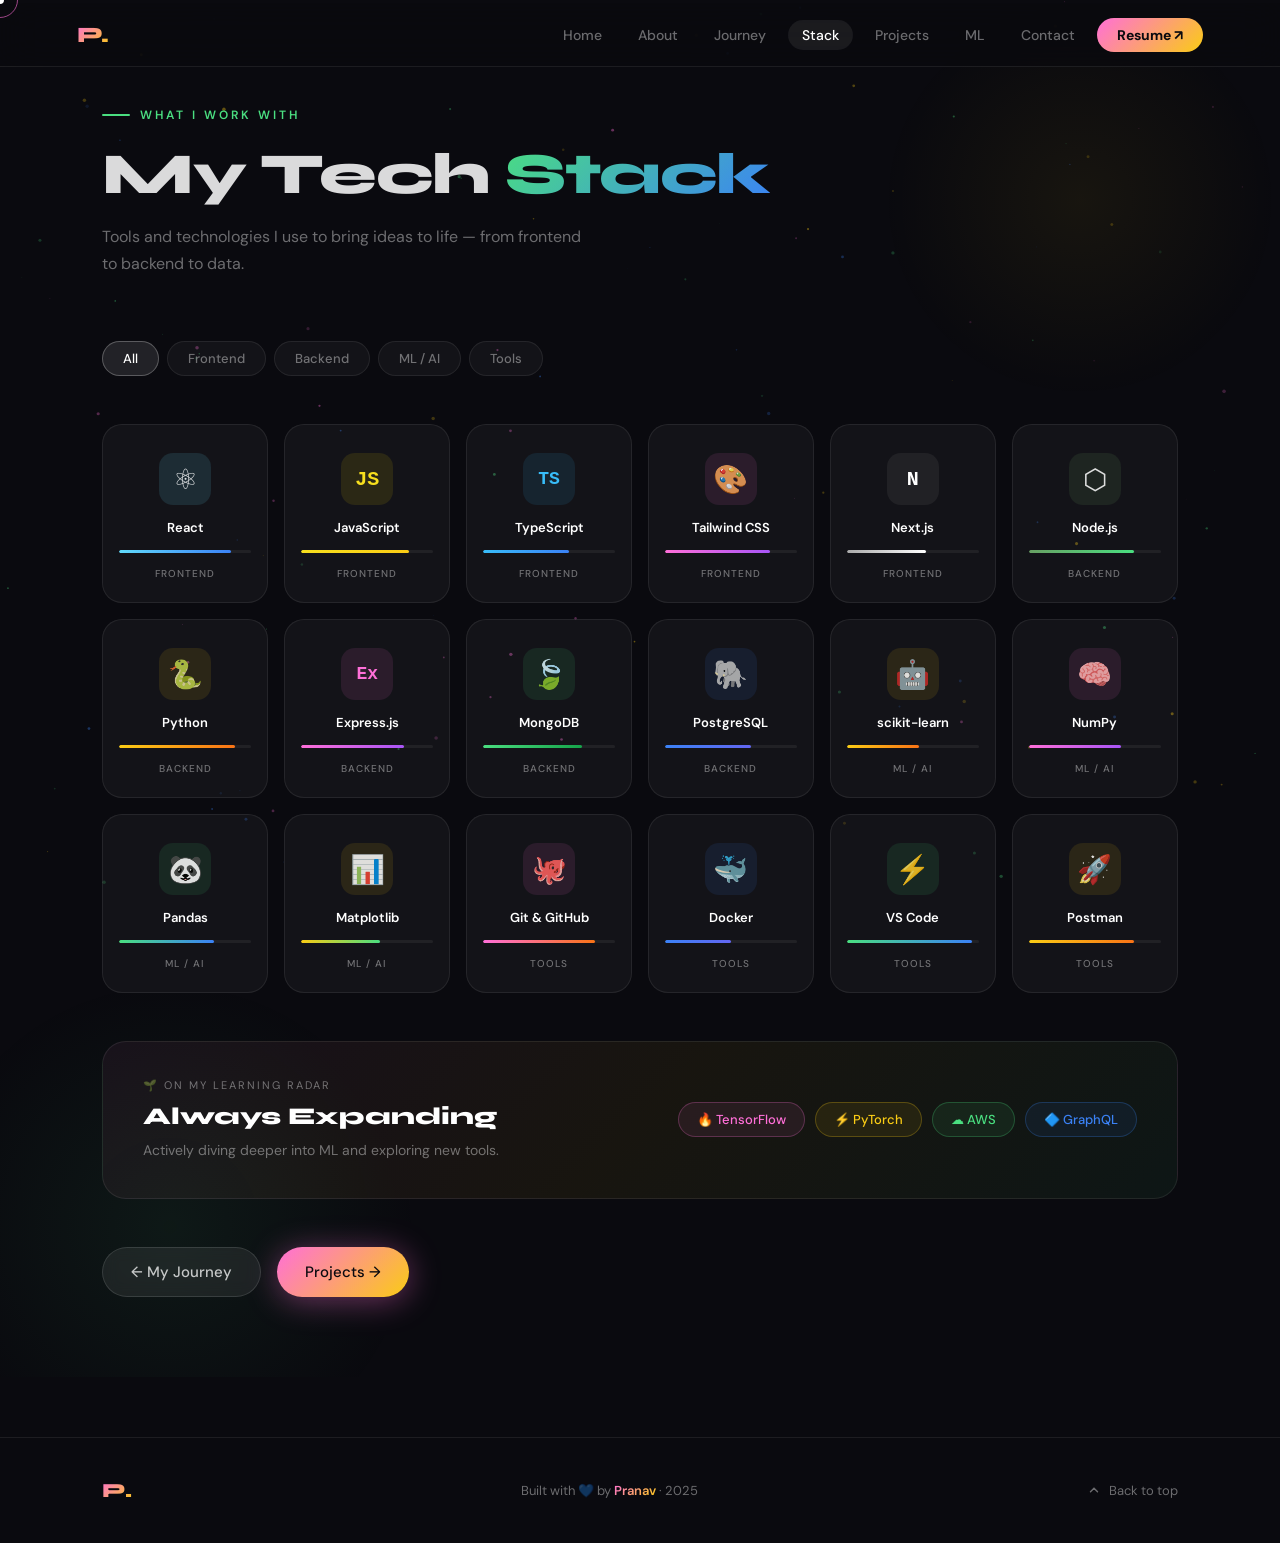
<file: frontend/pages/stack.html>
<!DOCTYPE html>
<html lang="en">
<head>
  <meta charset="UTF-8">
  <meta name="viewport" content="width=device-width,initial-scale=1.0">
  <title>Tech Stack — Pranav</title>
  <link rel="preconnect" href="https://fonts.googleapis.com">
  <link rel="preconnect" href="https://fonts.gstatic.com" crossorigin>
  <link href="https://fonts.googleapis.com/css2?family=Syne:wght@400;700;800&family=DM+Sans:wght@300;400;500&display=swap" rel="stylesheet">
  <link rel="stylesheet" href="../css/shared.css">
  <link rel="stylesheet" href="../css/stack.css">
</head>
<body>

  <div id="cursor-dot"></div>
  <div id="cursor-ring"></div>
  <div id="progress-bar"></div>

  <div id="loader">
    <div class="loader-name">Stack.</div>
    <div class="loader-bar-wrap"><div class="loader-bar" id="loaderBar"></div></div>
    <div class="loader-text" id="loaderText">Loading...</div>
  </div>

  <canvas id="particle-canvas"></canvas>

  <nav>
    <a class="nav-logo" href="../index.html">P.</a>
    <ul class="nav-links">
      <li><a href="../index.html">Home</a></li>
      <li><a href="about.html">About</a></li>
      <li><a href="journey.html">Journey</a></li>
      <li><a href="stack.html">Stack</a></li>
      <li><a href="projects.html">Projects</a></li>
      <li><a href="ml.html">ML</a></li>
      <li><a href="contact.html">Contact</a></li>
      <li><a onclick="downloadResume()" class="nav-cta" style="cursor:none">Resume ↗</a></li>
    </ul>
    <button class="nav-hamburger" onclick="toggleMenu()"><span></span><span></span><span></span></button>
  </nav>

  <div class="mobile-menu" id="mobileMenu">
    <a href="../index.html" onclick="closeMenu()">Home</a>
    <a href="about.html"    onclick="closeMenu()">About</a>
    <a href="journey.html"  onclick="closeMenu()">Journey</a>
    <a href="stack.html"    onclick="closeMenu()">Stack</a>
    <a href="projects.html" onclick="closeMenu()">Projects</a>
    <a href="ml.html"       onclick="closeMenu()">ML</a>
    <a href="contact.html"  onclick="closeMenu()">Contact</a>
    <a onclick="downloadResume();closeMenu()">Resume ↗</a>
  </div>

  <main id="stack">
    <div class="reveal">
      <div class="section-label" style="color:var(--green)">What I work with</div>
      <h1 class="section-title">My Tech <span class="grad-green-blue">Stack</span></h1>
      <p class="section-sub">Tools and technologies I use to bring ideas to life — from frontend to backend to data.</p>
    </div>

    <div class="filter-tabs reveal d1">
      <div class="tab active" onclick="filterStack('all',this)">All</div>
      <div class="tab" onclick="filterStack('frontend',this)">Frontend</div>
      <div class="tab" onclick="filterStack('backend',this)">Backend</div>
      <div class="tab" onclick="filterStack('ml',this)">ML / AI</div>
      <div class="tab" onclick="filterStack('tools',this)">Tools</div>
    </div>

    <div class="tech-grid reveal d2" id="techGrid">
      <div class="tech-card" data-cat="frontend" data-color="rgba(97,218,251,.3)"><div class="tech-icon" style="background:rgba(97,218,251,.12)">⚛</div><div class="tech-name">React</div><div class="tech-level"><div class="tech-level-bar" data-w="85" style="background:linear-gradient(90deg,#61DAFB,var(--blue))"></div></div><div class="tech-tag">Frontend</div></div>
      <div class="tech-card" data-cat="frontend" data-color="rgba(255,220,0,.3)"><div class="tech-icon" style="background:rgba(255,220,0,.1);font-size:20px;font-weight:700;color:#f7df1e;font-family:monospace">JS</div><div class="tech-name">JavaScript</div><div class="tech-level"><div class="tech-level-bar" data-w="82" style="background:linear-gradient(90deg,#f7df1e,var(--yellow))"></div></div><div class="tech-tag">Frontend</div></div>
      <div class="tech-card" data-cat="frontend" data-color="rgba(56,182,255,.3)"><div class="tech-icon" style="background:rgba(56,182,255,.1);font-size:18px;font-weight:700;color:#38bcf8;font-family:monospace">TS</div><div class="tech-name">TypeScript</div><div class="tech-level"><div class="tech-level-bar" data-w="65" style="background:linear-gradient(90deg,#38bcf8,var(--blue))"></div></div><div class="tech-tag">Frontend</div></div>
      <div class="tech-card" data-cat="frontend" data-color="rgba(255,111,216,.3)"><div class="tech-icon" style="background:rgba(255,111,216,.1)">🎨</div><div class="tech-name">Tailwind CSS</div><div class="tech-level"><div class="tech-level-bar" data-w="80" style="background:linear-gradient(90deg,var(--pink),#a855f7)"></div></div><div class="tech-tag">Frontend</div></div>
      <div class="tech-card" data-cat="frontend" data-color="rgba(255,255,255,.2)"><div class="tech-icon" style="background:rgba(255,255,255,.06);font-size:20px;font-weight:800;color:#fff;font-family:monospace">N</div><div class="tech-name">Next.js</div><div class="tech-level"><div class="tech-level-bar" data-w="60" style="background:linear-gradient(90deg,#aaa,#fff)"></div></div><div class="tech-tag">Frontend</div></div>
      <div class="tech-card" data-cat="backend" data-color="rgba(104,160,99,.3)"><div class="tech-icon" style="background:rgba(104,160,99,.12)">⬡</div><div class="tech-name">Node.js</div><div class="tech-level"><div class="tech-level-bar" data-w="80" style="background:linear-gradient(90deg,#68a063,var(--green))"></div></div><div class="tech-tag">Backend</div></div>
      <div class="tech-card" data-cat="backend" data-color="rgba(250,204,21,.3)"><div class="tech-icon" style="background:rgba(250,204,21,.1)">🐍</div><div class="tech-name">Python</div><div class="tech-level"><div class="tech-level-bar" data-w="88" style="background:linear-gradient(90deg,var(--yellow),var(--orange))"></div></div><div class="tech-tag">Backend</div></div>
      <div class="tech-card" data-cat="backend" data-color="rgba(255,111,216,.3)"><div class="tech-icon" style="background:rgba(255,111,216,.1);font-size:18px;font-weight:700;color:var(--pink);font-family:monospace">Ex</div><div class="tech-name">Express.js</div><div class="tech-level"><div class="tech-level-bar" data-w="78" style="background:linear-gradient(90deg,var(--pink),#a855f7)"></div></div><div class="tech-tag">Backend</div></div>
      <div class="tech-card" data-cat="backend" data-color="rgba(74,222,128,.3)"><div class="tech-icon" style="background:rgba(74,222,128,.1)">🍃</div><div class="tech-name">MongoDB</div><div class="tech-level"><div class="tech-level-bar" data-w="75" style="background:linear-gradient(90deg,var(--green),#16a34a)"></div></div><div class="tech-tag">Backend</div></div>
      <div class="tech-card" data-cat="backend" data-color="rgba(59,130,246,.3)"><div class="tech-icon" style="background:rgba(59,130,246,.1)">🐘</div><div class="tech-name">PostgreSQL</div><div class="tech-level"><div class="tech-level-bar" data-w="65" style="background:linear-gradient(90deg,var(--blue),#6366f1)"></div></div><div class="tech-tag">Backend</div></div>
      <div class="tech-card" data-cat="ml" data-color="rgba(250,204,21,.3)"><div class="tech-icon" style="background:rgba(250,204,21,.1)">🤖</div><div class="tech-name">scikit-learn</div><div class="tech-level"><div class="tech-level-bar" data-w="55" style="background:linear-gradient(90deg,var(--yellow),var(--orange))"></div></div><div class="tech-tag">ML / AI</div></div>
      <div class="tech-card" data-cat="ml" data-color="rgba(255,111,216,.3)"><div class="tech-icon" style="background:rgba(255,111,216,.1)">🧠</div><div class="tech-name">NumPy</div><div class="tech-level"><div class="tech-level-bar" data-w="70" style="background:linear-gradient(90deg,var(--pink),#a855f7)"></div></div><div class="tech-tag">ML / AI</div></div>
      <div class="tech-card" data-cat="ml" data-color="rgba(74,222,128,.3)"><div class="tech-icon" style="background:rgba(74,222,128,.1)">🐼</div><div class="tech-name">Pandas</div><div class="tech-level"><div class="tech-level-bar" data-w="72" style="background:linear-gradient(90deg,var(--green),var(--blue))"></div></div><div class="tech-tag">ML / AI</div></div>
      <div class="tech-card" data-cat="ml" data-color="rgba(250,204,21,.3)"><div class="tech-icon" style="background:rgba(250,204,21,.1)">📊</div><div class="tech-name">Matplotlib</div><div class="tech-level"><div class="tech-level-bar" data-w="60" style="background:linear-gradient(90deg,var(--yellow),var(--green))"></div></div><div class="tech-tag">ML / AI</div></div>
      <div class="tech-card" data-cat="tools" data-color="rgba(255,111,216,.3)"><div class="tech-icon" style="background:rgba(255,111,216,.1)">🐙</div><div class="tech-name">Git & GitHub</div><div class="tech-level"><div class="tech-level-bar" data-w="85" style="background:linear-gradient(90deg,var(--pink),var(--orange))"></div></div><div class="tech-tag">Tools</div></div>
      <div class="tech-card" data-cat="tools" data-color="rgba(59,130,246,.3)"><div class="tech-icon" style="background:rgba(59,130,246,.1)">🐳</div><div class="tech-name">Docker</div><div class="tech-level"><div class="tech-level-bar" data-w="50" style="background:linear-gradient(90deg,var(--blue),#6366f1)"></div></div><div class="tech-tag">Tools</div></div>
      <div class="tech-card" data-cat="tools" data-color="rgba(74,222,128,.3)"><div class="tech-icon" style="background:rgba(74,222,128,.1)">⚡</div><div class="tech-name">VS Code</div><div class="tech-level"><div class="tech-level-bar" data-w="95" style="background:linear-gradient(90deg,var(--green),var(--blue))"></div></div><div class="tech-tag">Tools</div></div>
      <div class="tech-card" data-cat="tools" data-color="rgba(250,204,21,.3)"><div class="tech-icon" style="background:rgba(250,204,21,.1)">🚀</div><div class="tech-name">Postman</div><div class="tech-level"><div class="tech-level-bar" data-w="80" style="background:linear-gradient(90deg,var(--yellow),var(--orange))"></div></div><div class="tech-tag">Tools</div></div>
    </div>

    <div class="learning-banner reveal d3">
      <div class="banner-left">
        <div class="banner-label">🌱 On my learning radar</div>
        <div class="banner-title">Always Expanding</div>
        <div class="banner-sub">Actively diving deeper into ML and exploring new tools.</div>
      </div>
      <div class="banner-chips">
        <div class="banner-chip" style="background:rgba(255,111,216,.08);border-color:rgba(255,111,216,.25);color:var(--pink)">🔥 TensorFlow</div>
        <div class="banner-chip" style="background:rgba(250,204,21,.08);border-color:rgba(250,204,21,.25);color:var(--yellow)">⚡ PyTorch</div>
        <div class="banner-chip" style="background:rgba(74,222,128,.08);border-color:rgba(74,222,128,.25);color:var(--green)">☁ AWS</div>
        <div class="banner-chip" style="background:rgba(59,130,246,.08);border-color:rgba(59,130,246,.25);color:var(--blue)">🔷 GraphQL</div>
      </div>
    </div>

    <div class="page-nav reveal d4">
      <a href="journey.html"  class="btn btn-ghost">← My Journey</a>
      <a href="projects.html" class="btn btn-primary">Projects →</a>
    </div>
  </main>

  <footer>
    <div class="footer-logo">P.</div>
    <div class="footer-copy">Built with 💙 by <span>Pranav</span> · 2025</div>
    <button class="footer-back" onclick="window.scrollTo({top:0,behavior:'smooth'})">
      <svg width="14" height="14" viewBox="0 0 24 24" fill="none" stroke="currentColor" stroke-width="2.5" stroke-linecap="round"><path d="M18 15l-6-6-6 6"/></svg>
      Back to top
    </button>
  </footer>

  <script src="../js/shared.js"></script>
  <script src="../js/stack.js"></script>
  <script>
    function downloadResume() { window.open(`${API}/resume/download`, "_blank"); }
  </script>
</body>
</html>
</file>
<file: frontend/css/shared.css>
/* ══════════════════════════════════════════
   PRANAV PORTFOLIO — shared.css
   Variables, reset, and components
   reused across ALL pages
══════════════════════════════════════════ */

/* ── RESET & VARIABLES ── */
*, *::before, *::after { margin: 0; padding: 0; box-sizing: border-box; }

:root {
  --pink:    #ff6fd8;
  --yellow:  #facc15;
  --green:   #4ade80;
  --blue:    #3b82f6;
  --orange:  #f97316;
  --bg:      #0a0a0f;
  --surface: rgba(255,255,255,0.04);
  --border:  rgba(255,255,255,0.08);
  --muted:   rgba(255,255,255,0.4);
  --text:    rgba(255,255,255,0.85);
}

html { scroll-behavior: smooth; }
body { background: var(--bg); font-family: 'DM Sans', sans-serif; color: var(--text); overflow-x: hidden; cursor: none; }

/* ── GRADIENT HELPERS ── */
.grad-pink-yellow   { background: linear-gradient(135deg,var(--pink),var(--yellow));   -webkit-background-clip:text;-webkit-text-fill-color:transparent;background-clip:text; }
.grad-yellow-green  { background: linear-gradient(135deg,var(--yellow),var(--green));  -webkit-background-clip:text;-webkit-text-fill-color:transparent;background-clip:text; }
.grad-green-blue    { background: linear-gradient(135deg,var(--green),var(--blue));    -webkit-background-clip:text;-webkit-text-fill-color:transparent;background-clip:text; }
.grad-blue-pink     { background: linear-gradient(135deg,var(--blue),var(--pink));     -webkit-background-clip:text;-webkit-text-fill-color:transparent;background-clip:text; }
.grad-yellow-orange { background: linear-gradient(135deg,var(--yellow),var(--orange)); -webkit-background-clip:text;-webkit-text-fill-color:transparent;background-clip:text; }

/* ── SCROLL REVEAL ── */
.reveal   { opacity:0; transform:translateY(40px);  transition:opacity .7s ease,transform .7s ease; }
.reveal-l { opacity:0; transform:translateX(-40px); transition:opacity .7s ease,transform .7s ease; }
.reveal-r { opacity:0; transform:translateX(40px);  transition:opacity .7s ease,transform .7s ease; }
.reveal.visible,.reveal-l.visible,.reveal-r.visible { opacity:1; transform:translate(0); }
.d1{transition-delay:.1s}.d2{transition-delay:.2s}.d3{transition-delay:.3s}.d4{transition-delay:.4s}

/* ── SHARED SECTION STYLES ── */
.section-label {
  display:inline-flex;align-items:center;gap:10px;
  font-size:12px;font-weight:600;letter-spacing:3px;text-transform:uppercase;margin-bottom:20px;
}
.section-label::before { content:'';display:block;width:28px;height:2px;border-radius:2px;background:currentColor; }
.section-title { font-family:'Syne',sans-serif;font-size:clamp(36px,5vw,58px);font-weight:800;letter-spacing:-1.5px;line-height:1.1;margin-bottom:16px; }
.section-sub   { color:var(--muted);font-size:16px;margin-bottom:64px;max-width:480px;line-height:1.7; }

/* ── SCROLL PROGRESS BAR ── */
#progress-bar {
  position:fixed;top:0;left:0;height:3px;width:0%;z-index:9999;
  background:linear-gradient(90deg,var(--pink),var(--yellow),var(--green));
  box-shadow:0 0 10px rgba(255,111,216,.6);transition:width .1s linear;
}

/* ── CUSTOM CURSOR ── */
#cursor-dot {
  position:fixed;width:8px;height:8px;background:#fff;border-radius:50%;
  pointer-events:none;z-index:9998;transform:translate(-50%,-50%);
  transition:width .2s,height .2s,background .2s;
}
#cursor-ring {
  position:fixed;width:36px;height:36px;border:1.5px solid rgba(255,111,216,.6);
  border-radius:50%;pointer-events:none;z-index:9997;transform:translate(-50%,-50%);
  transition:width .2s,height .2s,border-color .2s,background .2s;
}
body:has(a:hover) #cursor-ring,
body:has(button:hover) #cursor-ring { width:52px;height:52px;background:rgba(255,111,216,.08);border-color:var(--pink); }
body:has(a:hover) #cursor-dot,
body:has(button:hover) #cursor-dot  { width:4px;height:4px;background:var(--pink); }

/* ── PAGE LOADER ── */
#loader {
  position:fixed;inset:0;background:var(--bg);z-index:10000;
  display:flex;flex-direction:column;align-items:center;justify-content:center;gap:24px;
  transition:opacity .6s ease,visibility .6s ease;
}
#loader.hidden { opacity:0;visibility:hidden; }
.loader-name {
  font-family:'Syne',sans-serif;font-size:clamp(48px,8vw,80px);font-weight:800;letter-spacing:-2px;
  background:linear-gradient(135deg,var(--pink),var(--yellow),var(--green));
  -webkit-background-clip:text;-webkit-text-fill-color:transparent;background-clip:text;
  animation:loaderPulse 1.5s ease infinite;
}
@keyframes loaderPulse { 0%,100%{opacity:.6;transform:scale(.98)} 50%{opacity:1;transform:scale(1)} }
.loader-bar-wrap { width:200px;height:2px;background:rgba(255,255,255,.08);border-radius:2px;overflow:hidden; }
.loader-bar      { height:100%;width:0%;background:linear-gradient(90deg,var(--pink),var(--yellow),var(--green));border-radius:2px;transition:width .05s linear; }
.loader-text     { font-size:13px;letter-spacing:2px;text-transform:uppercase;color:var(--muted); }

/* ── PARTICLE CANVAS ── */
#particle-canvas { position:fixed;inset:0;z-index:0;pointer-events:none;opacity:.55; }

/* ── NAVBAR ── */
nav {
  position:fixed;top:3px;left:0;right:0;z-index:500;padding:0 6vw;height:64px;
  display:flex;align-items:center;justify-content:space-between;
  background:rgba(10,10,15,.65);backdrop-filter:blur(20px);border-bottom:1px solid var(--border);
}
.nav-logo {
  font-family:'Syne',sans-serif;font-size:22px;font-weight:800;
  background:linear-gradient(135deg,var(--pink),var(--yellow));
  -webkit-background-clip:text;-webkit-text-fill-color:transparent;background-clip:text;
  text-decoration:none;
}
.nav-links { display:flex;align-items:center;gap:8px;list-style:none; }
.nav-links a {
  text-decoration:none;font-size:14px;font-weight:500;color:var(--muted);
  padding:6px 14px;border-radius:100px;transition:color .2s,background .2s;cursor:none;
}
.nav-links a:hover,.nav-links a.active { color:#fff;background:rgba(255,255,255,.07); }
.nav-cta {
  background:linear-gradient(135deg,var(--pink),var(--yellow))!important;
  color:#0a0a0f!important;font-weight:700!important;
  -webkit-text-fill-color:#0a0a0f!important;padding:8px 20px!important;
}
.nav-hamburger { display:none;flex-direction:column;gap:5px;cursor:none;background:none;border:none;padding:4px; }
.nav-hamburger span { display:block;width:22px;height:2px;background:#fff;border-radius:2px;transition:all .3s; }
.mobile-menu {
  display:none;position:fixed;top:64px;left:0;right:0;
  background:rgba(10,10,15,.97);backdrop-filter:blur(20px);
  border-bottom:1px solid var(--border);padding:20px 6vw;z-index:499;flex-direction:column;gap:4px;
}
.mobile-menu.open { display:flex; }
.mobile-menu a { color:var(--muted);text-decoration:none;font-size:16px;font-weight:500;padding:12px 0;border-bottom:1px solid var(--border);transition:color .2s; }
.mobile-menu a:hover { color:#fff; }

/* ── BUTTONS ── */
.btn {
  display:inline-flex;align-items:center;gap:8px;padding:14px 28px;border-radius:100px;
  font-family:'DM Sans',sans-serif;font-size:15px;font-weight:500;
  cursor:none;border:none;transition:transform .2s,box-shadow .2s;text-decoration:none;
}
.btn:hover { transform:translateY(-2px); }
.btn-primary { background:linear-gradient(135deg,var(--pink),var(--yellow));color:#0a0a0f;box-shadow:0 4px 32px rgba(255,111,216,.4); }
.btn-primary:hover { box-shadow:0 8px 40px rgba(255,111,216,.55); }
.btn-ghost   { background:rgba(255,255,255,.07);color:rgba(255,255,255,.75);border:1px solid rgba(255,255,255,.12);backdrop-filter:blur(8px); }
.btn-ghost:hover { background:rgba(255,255,255,.12);color:#fff; }

/* ── FOOTER ── */
footer {
  margin-top:60px;border-top:1px solid var(--border);padding:40px 8vw;
  display:flex;align-items:center;justify-content:space-between;flex-wrap:wrap;gap:16px;
  position:relative;z-index:1;
}
.footer-logo { font-family:'Syne',sans-serif;font-size:20px;font-weight:800;background:linear-gradient(135deg,var(--pink),var(--yellow));-webkit-background-clip:text;-webkit-text-fill-color:transparent;background-clip:text; }
.footer-copy { font-size:13px;color:var(--muted); }
.footer-copy span { background:linear-gradient(135deg,var(--pink),var(--yellow));-webkit-background-clip:text;-webkit-text-fill-color:transparent;background-clip:text;font-weight:600; }
.footer-back { display:flex;align-items:center;gap:8px;font-size:13px;color:var(--muted);cursor:none;transition:color .2s;background:none;border:none;font-family:'DM Sans',sans-serif; }
.footer-back:hover { color:#fff; }

/* ── RESPONSIVE ── */
@media(max-width:900px) {
  .nav-links { display:none; }
  .nav-hamburger { display:flex; }
}
@media(max-width:600px) {
  #cursor-dot,#cursor-ring { display:none; }
  body { cursor:auto; }
  footer { padding:32px 6vw; }
}
</file>
<file: frontend/css/home.css>
/* ── HOME PAGE STYLES ── */
#hero{position:relative;min-height:100vh;display:flex;flex-direction:column;justify-content:center;align-items:flex-start;padding:80px 8vw 0;overflow:hidden;z-index:1;}
.blob{position:absolute;border-radius:50%;filter:blur(80px);opacity:.45;animation:blobFloat linear infinite;pointer-events:none;z-index:0;}
.blob-1{width:420px;height:420px;background:var(--pink);top:-100px;left:-80px;animation-duration:14s;}
.blob-2{width:360px;height:360px;background:var(--blue);bottom:-80px;right:5%;animation-duration:18s;animation-delay:-6s;}
.blob-3{width:280px;height:280px;background:var(--yellow);top:30%;right:20%;animation-duration:22s;animation-delay:-10s;}
.blob-4{width:200px;height:200px;background:var(--green);bottom:20%;left:30%;animation-duration:16s;animation-delay:-3s;}
@keyframes blobFloat{0%{transform:translate(0,0) scale(1)}25%{transform:translate(30px,-40px) scale(1.05)}50%{transform:translate(-20px,20px) scale(.96)}75%{transform:translate(40px,30px) scale(1.03)}100%{transform:translate(0,0) scale(1)}}
.hero-content{position:relative;z-index:2;max-width:820px;}
.hero-badge{display:inline-flex;align-items:center;gap:8px;background:rgba(255,255,255,.07);border:1px solid rgba(255,255,255,.12);border-radius:100px;padding:6px 16px;font-size:13px;color:rgba(255,255,255,.65);margin-bottom:32px;backdrop-filter:blur(8px);animation:fadeSlideUp .6s ease both;}
.badge-dot{width:7px;height:7px;border-radius:50%;background:var(--green);box-shadow:0 0 8px var(--green);animation:pulse 2s ease infinite;}
@keyframes pulse{0%,100%{opacity:1}50%{opacity:.4}}
#visitor-badge{font-size:11px;color:rgba(255,255,255,.35);}
.hero-name{font-family:'Syne',sans-serif;font-size:clamp(52px,8vw,96px);font-weight:800;line-height:1;color:#fff;letter-spacing:-2px;animation:fadeSlideUp .7s .1s ease both;}
.hero-name-gradient{background:linear-gradient(135deg,var(--pink) 0%,var(--yellow) 45%,var(--green) 100%);-webkit-background-clip:text;-webkit-text-fill-color:transparent;background-clip:text;}
.hero-name-echo{font-family:'Syne',sans-serif;font-size:clamp(52px,8vw,96px);font-weight:800;letter-spacing:-2px;line-height:1;position:absolute;top:0;left:0;color:transparent;-webkit-text-stroke:1px rgba(255,255,255,.07);transform:translate(4px,6px);pointer-events:none;z-index:-1;user-select:none;}
.hero-name-wrap{position:relative;display:inline-block;}
.hero-typewriter{margin:20px 0 36px;animation:fadeSlideUp .7s .2s ease both;min-height:52px;display:flex;align-items:center;}
.tw-text{font-family:'Syne',sans-serif;font-size:clamp(20px,3vw,32px);font-weight:700;letter-spacing:2px;text-transform:uppercase;background:linear-gradient(90deg,var(--pink),var(--yellow),var(--green));-webkit-background-clip:text;-webkit-text-fill-color:transparent;background-clip:text;}
.tw-cursor{display:inline-block;width:3px;height:1.1em;background:var(--pink);margin-left:4px;vertical-align:middle;animation:blink .9s step-end infinite;flex-shrink:0;}
@keyframes blink{0%,100%{opacity:1}50%{opacity:0}}
.hero-desc{font-size:16px;line-height:1.75;color:rgba(255,255,255,.45);max-width:520px;margin-bottom:48px;animation:fadeSlideUp .7s .3s ease both;}
.hero-cta{display:flex;gap:16px;flex-wrap:wrap;animation:fadeSlideUp .7s .4s ease both;}
.page-nav{display:flex;gap:12px;flex-wrap:wrap;margin-top:40px;animation:fadeSlideUp .7s .5s ease both;}
.page-pill{padding:8px 18px;border-radius:100px;font-size:13px;font-weight:500;border:1px solid var(--border);background:var(--surface);color:var(--muted);text-decoration:none;transition:all .2s;cursor:none;}
.page-pill:hover{color:#fff;border-color:rgba(255,111,216,.3);background:rgba(255,111,216,.06);}
.hero-chips{position:absolute;right:6vw;top:50%;transform:translateY(-50%);display:flex;flex-direction:column;gap:14px;z-index:2;animation:fadeSlideUp .7s .6s ease both;}
.chip{background:rgba(255,255,255,.06);border:1px solid rgba(255,255,255,.1);backdrop-filter:blur(12px);border-radius:12px;padding:10px 18px;font-size:13px;color:rgba(255,255,255,.7);display:flex;align-items:center;gap:10px;transition:transform .3s,background .3s;cursor:none;}
.chip:hover{transform:translateX(-6px);background:rgba(255,255,255,.1);color:#fff;}
.chip-icon{width:24px;height:24px;border-radius:6px;display:flex;align-items:center;justify-content:center;font-size:14px;flex-shrink:0;}
.scroll-hint{position:absolute;bottom:36px;left:50%;transform:translateX(-50%);display:flex;flex-direction:column;align-items:center;gap:8px;z-index:2;animation:fadeSlideUp 1s .8s ease both;}
.scroll-hint span{font-size:11px;letter-spacing:2px;text-transform:uppercase;color:rgba(255,255,255,.3);}
.scroll-mouse{width:22px;height:34px;border:1.5px solid rgba(255,255,255,.2);border-radius:11px;position:relative;}
.scroll-dot{width:3px;height:6px;background:var(--pink);border-radius:2px;position:absolute;top:5px;left:50%;transform:translateX(-50%);animation:scrollBounce 1.5s ease infinite;}
@keyframes scrollBounce{0%,100%{top:5px;opacity:1}80%{top:16px;opacity:0}}
@keyframes fadeSlideUp{from{opacity:0;transform:translateY(24px)}to{opacity:1;transform:translateY(0)}}
@media(max-width:900px){.hero-chips{display:none;}}
@media(max-width:600px){#hero{padding:80px 6vw 0;}}
</file>
<file: frontend/css/about.css>
#about{padding:100px 8vw 80px;position:relative;overflow:hidden;z-index:1;}
#about::before{content:'';position:absolute;width:600px;height:600px;background:radial-gradient(circle,rgba(255,111,216,.06),transparent 70%);top:-100px;right:-100px;pointer-events:none;}
.about-grid{display:grid;grid-template-columns:1fr 1.4fr;gap:60px;align-items:start;}
.avatar-col{display:flex;flex-direction:column;gap:20px;}
.avatar-card{position:relative;border-radius:24px;overflow:hidden;background:var(--surface);border:1px solid var(--border);aspect-ratio:4/5;display:flex;align-items:center;justify-content:center;}
.avatar-art{width:100%;height:100%;display:flex;align-items:center;justify-content:center;background:linear-gradient(135deg,rgba(255,111,216,.12),rgba(250,204,21,.08),rgba(74,222,128,.1));}
.avatar-initials{font-family:'Syne',sans-serif;font-size:96px;font-weight:800;background:linear-gradient(135deg,var(--pink),var(--yellow));-webkit-background-clip:text;-webkit-text-fill-color:transparent;background-clip:text;user-select:none;letter-spacing:-4px;}
.avatar-card::after{content:'';position:absolute;inset:0;border-radius:24px;background:linear-gradient(135deg,rgba(255,111,216,.15),transparent 50%);pointer-events:none;}
.avatar-tag{position:absolute;bottom:20px;left:20px;background:rgba(10,10,15,.7);backdrop-filter:blur(12px);border:1px solid var(--border);border-radius:12px;padding:10px 14px;z-index:2;}
.avatar-tag .t-title{font-size:13px;font-weight:600;color:#fff;} .avatar-tag .t-sub{font-size:11px;color:var(--muted);margin-top:2px;}
.stats-row{display:grid;grid-template-columns:1fr 1fr;gap:12px;}
.stat-card{background:var(--surface);border:1px solid var(--border);border-radius:16px;padding:18px;transition:border-color .2s,transform .2s;cursor:none;}
.stat-card:hover{border-color:rgba(255,111,216,.3);transform:translateY(-2px);}
.stat-num{font-family:'Syne',sans-serif;font-size:28px;font-weight:800;line-height:1;background:linear-gradient(135deg,var(--pink),var(--yellow));-webkit-background-clip:text;-webkit-text-fill-color:transparent;background-clip:text;}
.stat-label{font-size:12px;color:var(--muted);margin-top:4px;}
.bio-col{display:flex;flex-direction:column;gap:32px;}
.bio-text{font-size:17px;line-height:1.85;color:rgba(255,255,255,.55);}
.bio-text strong{color:#fff;font-weight:500;}
.bio-highlights{display:flex;flex-wrap:wrap;gap:10px;}
.hl-pill{display:inline-flex;align-items:center;gap:8px;padding:8px 16px;border-radius:100px;font-size:13px;font-weight:500;border:1px solid;transition:transform .2s;cursor:none;}
.hl-pill:hover{transform:translateY(-2px);}
.hl-pink{background:rgba(255,111,216,.08);border-color:rgba(255,111,216,.25);color:var(--pink);}
.hl-yellow{background:rgba(250,204,21,.08);border-color:rgba(250,204,21,.25);color:var(--yellow);}
.hl-green{background:rgba(74,222,128,.08);border-color:rgba(74,222,128,.25);color:var(--green);}
.hl-blue{background:rgba(59,130,246,.08);border-color:rgba(59,130,246,.25);color:var(--blue);}
.currently-box{background:var(--surface);border:1px solid var(--border);border-radius:20px;padding:28px;display:flex;flex-direction:column;gap:16px;}
.currently-title{font-size:12px;font-weight:600;letter-spacing:2px;text-transform:uppercase;color:var(--muted);}
.currently-item{display:flex;align-items:flex-start;gap:14px;}
.ci-dot{width:8px;height:8px;border-radius:50%;margin-top:6px;flex-shrink:0;}
.ci-text{font-size:15px;line-height:1.5;color:rgba(255,255,255,.75);}
.ci-text span{color:var(--muted);font-size:13px;display:block;margin-top:2px;}
.fun-fact{display:flex;align-items:center;gap:14px;padding:18px 22px;background:linear-gradient(135deg,rgba(255,111,216,.06),rgba(250,204,21,.06));border:1px solid rgba(255,111,216,.15);border-radius:16px;font-size:14px;color:rgba(255,255,255,.6);line-height:1.6;}
.fun-fact-icon{font-size:24px;flex-shrink:0;}
.page-nav{display:flex;gap:16px;flex-wrap:wrap;}
@media(max-width:900px){.about-grid{grid-template-columns:1fr;}}
@media(max-width:600px){#about{padding:100px 6vw 60px;}}
</file>
<file: frontend/css/contact.css>
#contact{padding:100px 8vw 80px;position:relative;overflow:hidden;z-index:1;}
#contact::before{content:'';position:absolute;width:600px;height:600px;background:radial-gradient(circle,rgba(59,130,246,.07),transparent 70%);bottom:-150px;right:-100px;pointer-events:none;}
#contact::after{content:'';position:absolute;width:400px;height:400px;background:radial-gradient(circle,rgba(255,111,216,.06),transparent 70%);top:-80px;left:-80px;pointer-events:none;}
.contact-grid{display:grid;grid-template-columns:1fr 1.2fr;gap:48px;align-items:start;}
.contact-left{display:flex;flex-direction:column;gap:32px;}
.availability-badge{display:inline-flex;align-items:center;gap:10px;background:rgba(74,222,128,.08);border:1px solid rgba(74,222,128,.2);border-radius:100px;padding:10px 20px;width:fit-content;}
.avail-dot{width:8px;height:8px;border-radius:50%;background:var(--green);box-shadow:0 0 10px var(--green);animation:pulse 2s ease infinite;}
@keyframes pulse{0%,100%{opacity:1}50%{opacity:.4}}
.avail-text{font-size:14px;font-weight:500;color:var(--green);}
.contact-tagline{font-family:'Syne',sans-serif;font-size:clamp(22px,3vw,32px);font-weight:800;letter-spacing:-.5px;line-height:1.3;color:#fff;}
.contact-tagline span{background:linear-gradient(135deg,var(--pink),var(--yellow));-webkit-background-clip:text;-webkit-text-fill-color:transparent;background-clip:text;}
.contact-body{font-size:15px;line-height:1.8;color:var(--muted);}
.direct-links{display:flex;flex-direction:column;gap:12px;}
.direct-link{display:flex;align-items:center;gap:16px;padding:16px 20px;background:var(--surface);border:1px solid var(--border);border-radius:16px;text-decoration:none;transition:border-color .2s,transform .2s,background .2s;cursor:none;}
.direct-link:hover{transform:translateX(6px);background:rgba(255,255,255,.06);}
.dl-icon{width:42px;height:42px;border-radius:12px;display:flex;align-items:center;justify-content:center;font-size:18px;flex-shrink:0;}
.dl-info{flex:1;} .dl-label{font-size:11px;letter-spacing:1.5px;text-transform:uppercase;color:var(--muted);font-weight:600;} .dl-value{font-size:14px;font-weight:500;color:#fff;margin-top:2px;}
.dl-arrow{color:var(--muted);font-size:18px;transition:color .2s;} .direct-link:hover .dl-arrow{color:#fff;}
.social-row{display:flex;gap:12px;flex-wrap:wrap;}
.social-btn{display:flex;align-items:center;gap:10px;padding:12px 20px;border-radius:100px;border:1px solid var(--border);background:var(--surface);font-size:13px;font-weight:500;color:rgba(255,255,255,.65);text-decoration:none;transition:all .2s;cursor:none;}
.social-btn:hover{color:#fff;transform:translateY(-2px);}
.contact-form{background:var(--surface);border:1px solid var(--border);border-radius:28px;padding:40px;display:flex;flex-direction:column;gap:20px;position:relative;overflow:hidden;}
.contact-form::before{content:'';position:absolute;top:-60px;right:-60px;width:200px;height:200px;background:radial-gradient(circle,rgba(255,111,216,.08),transparent 70%);pointer-events:none;}
.form-title{font-family:'Syne',sans-serif;font-size:20px;font-weight:800;color:#fff;margin-bottom:4px;}
.form-sub{font-size:14px;color:var(--muted);margin-bottom:8px;}
.form-row{display:grid;grid-template-columns:1fr 1fr;gap:16px;}
.field{display:flex;flex-direction:column;gap:8px;}
.field label{font-size:12px;font-weight:600;letter-spacing:1px;text-transform:uppercase;color:var(--muted);}
.field input,.field textarea,.field select{background:rgba(255,255,255,.04);border:1px solid var(--border);border-radius:12px;padding:14px 18px;font-family:'DM Sans',sans-serif;font-size:15px;color:#fff;outline:none;transition:border-color .2s,background .2s;resize:none;cursor:none;}
.field input::placeholder,.field textarea::placeholder{color:rgba(255,255,255,.2);}
.field input:focus,.field textarea:focus,.field select:focus{border-color:rgba(255,111,216,.4);background:rgba(255,111,216,.04);}
.field select option{background:#1a1a2e;color:#fff;}
.field textarea{min-height:120px;}
.submit-btn{display:flex;align-items:center;justify-content:center;gap:10px;padding:16px 28px;border-radius:100px;background:linear-gradient(135deg,var(--pink),var(--yellow));color:#0a0a0f;font-family:'DM Sans',sans-serif;font-size:15px;font-weight:700;border:none;cursor:none;transition:transform .2s,box-shadow .2s;box-shadow:0 4px 32px rgba(255,111,216,.3);width:100%;}
.submit-btn:hover{transform:translateY(-2px);box-shadow:0 8px 40px rgba(255,111,216,.45);}
#formContent{display:flex;flex-direction:column;gap:20px;}
.success-msg{display:none;flex-direction:column;align-items:center;justify-content:center;gap:16px;padding:40px;text-align:center;}
.success-icon{width:64px;height:64px;border-radius:50%;background:rgba(74,222,128,.1);border:2px solid rgba(74,222,128,.3);display:flex;align-items:center;justify-content:center;font-size:28px;animation:popIn .4s cubic-bezier(.175,.885,.32,1.275) both;}
@keyframes popIn{from{transform:scale(0);opacity:0}to{transform:scale(1);opacity:1}}
.success-title{font-family:'Syne',sans-serif;font-size:22px;font-weight:800;color:#fff;}
.success-sub{font-size:14px;color:var(--muted);line-height:1.6;}
.reset-btn{margin-top:8px;padding:10px 24px;border-radius:100px;background:rgba(255,255,255,.07);border:1px solid rgba(255,255,255,.12);color:rgba(255,255,255,.65);font-family:'DM Sans',sans-serif;font-size:13px;cursor:none;}
@media(max-width:900px){.contact-grid{grid-template-columns:1fr;}.form-row{grid-template-columns:1fr;}}
@media(max-width:600px){#contact{padding:100px 6vw 60px;}.contact-form{padding:28px 20px;}}
</file>
<file: frontend/css/journey.css>
#timeline{padding:100px 8vw 80px;position:relative;overflow:hidden;z-index:1;}
#timeline::before{content:'';position:absolute;width:500px;height:500px;background:radial-gradient(circle,rgba(59,130,246,.07),transparent 70%);top:-80px;left:-80px;pointer-events:none;}
.timeline-wrap{position:relative;max-width:800px;margin:0 auto;padding-left:40px;}
.timeline-line{position:absolute;left:12px;top:0;bottom:0;width:2px;background:linear-gradient(to bottom,var(--pink),var(--yellow),var(--green),transparent);}
.tl-item{position:relative;margin-bottom:48px;}
.tl-dot{position:absolute;left:-44px;top:6px;width:16px;height:16px;border-radius:50%;border:2px solid;background:var(--bg);z-index:2;transition:transform .3s;}
.tl-item:hover .tl-dot{transform:scale(1.3);}
.tl-card{background:var(--surface);border:1px solid var(--border);border-radius:20px;padding:28px 32px;transition:border-color .3s,transform .3s;}
.tl-card:hover{transform:translateX(6px);}
.tl-header{display:flex;align-items:flex-start;justify-content:space-between;gap:16px;flex-wrap:wrap;margin-bottom:12px;}
.tl-title{font-family:'Syne',sans-serif;font-size:18px;font-weight:800;color:#fff;}
.tl-date{font-size:12px;font-weight:600;letter-spacing:1px;padding:4px 14px;border-radius:100px;white-space:nowrap;border:1px solid;}
.tl-org{font-size:14px;font-weight:500;margin-bottom:12px;}
.tl-desc{font-size:14px;line-height:1.75;color:var(--muted);}
.tl-tags{display:flex;flex-wrap:wrap;gap:8px;margin-top:16px;}
.tl-tag{padding:4px 12px;border-radius:100px;font-size:11px;font-weight:500;background:rgba(255,255,255,.06);border:1px solid rgba(255,255,255,.1);color:rgba(255,255,255,.55);}
.page-nav{display:flex;gap:16px;flex-wrap:wrap;margin-top:48px;}
@media(max-width:600px){#timeline{padding:100px 6vw 60px;}.timeline-wrap{padding-left:28px;}}
</file>
<file: frontend/css/ml.css>
#ml-journey{padding:100px 8vw 80px;position:relative;overflow:hidden;z-index:1;}
#ml-journey::before{content:'';position:absolute;width:500px;height:500px;background:radial-gradient(circle,rgba(250,204,21,.07),transparent 70%);top:-80px;right:-80px;pointer-events:none;}
.ml-grid{display:grid;grid-template-columns:1fr 1fr;gap:48px;align-items:start;}
.ml-left{display:flex;flex-direction:column;gap:28px;}
.ml-progress-item{background:var(--surface);border:1px solid var(--border);border-radius:18px;padding:24px;transition:border-color .2s,transform .2s;cursor:none;}
.ml-progress-item:hover{transform:translateY(-3px);}
.ml-item-header{display:flex;align-items:center;justify-content:space-between;margin-bottom:14px;}
.ml-item-title{font-size:15px;font-weight:600;color:#fff;display:flex;align-items:center;gap:10px;}
.ml-item-pct{font-family:'Syne',sans-serif;font-size:18px;font-weight:800;}
.ml-bar-track{height:6px;background:rgba(255,255,255,.06);border-radius:3px;overflow:hidden;}
.ml-bar-fill{height:100%;border-radius:3px;transition:width 1.2s cubic-bezier(.4,0,.2,1);width:0%;}
.ml-item-sub{font-size:12px;color:var(--muted);margin-top:8px;line-height:1.5;}
.ml-right{display:flex;flex-direction:column;gap:20px;}
.ml-concept-card{background:var(--surface);border:1px solid var(--border);border-radius:18px;padding:22px;transition:border-color .3s,transform .3s;}
.ml-concept-card:hover{transform:translateX(6px);}
.ml-concept-title{font-size:14px;font-weight:600;color:#fff;margin-bottom:8px;display:flex;align-items:center;gap:10px;}
.ml-concept-desc{font-size:13px;line-height:1.65;color:var(--muted);}
.ml-status{display:inline-flex;align-items:center;gap:6px;font-size:11px;font-weight:600;padding:3px 10px;border-radius:100px;margin-top:10px;}
.status-dot{width:7px;height:7px;border-radius:50%;animation:pulse 1.5s ease infinite;}
@keyframes pulse{0%,100%{opacity:1}50%{opacity:.4}}
.page-nav{display:flex;gap:16px;flex-wrap:wrap;margin-top:64px;}
@media(max-width:900px){.ml-grid{grid-template-columns:1fr;}}
@media(max-width:600px){#ml-journey{padding:100px 6vw 60px;}}
</file>
<file: frontend/css/projects.css>
#projects{padding:100px 8vw 80px;position:relative;overflow:hidden;z-index:1;}
#projects::before{content:'';position:absolute;width:500px;height:500px;background:radial-gradient(circle,rgba(255,111,216,.07),transparent 70%);top:-80px;right:-60px;pointer-events:none;}
.projects-list{display:flex;flex-direction:column;gap:32px;}
.project-card{position:relative;background:var(--surface);border:1px solid var(--border);border-radius:28px;padding:48px;display:grid;grid-template-columns:1fr 1fr;gap:48px;align-items:center;overflow:hidden;transition:border-color .3s;cursor:none;transform-style:preserve-3d;will-change:transform;}
.project-num{position:absolute;top:-10px;right:40px;font-family:'Syne',sans-serif;font-size:140px;font-weight:800;color:rgba(255,255,255,.03);line-height:1;user-select:none;pointer-events:none;letter-spacing:-6px;}
.project-card::before{content:'';position:absolute;width:300px;height:300px;border-radius:50%;filter:blur(80px);opacity:.12;pointer-events:none;transition:opacity .4s;top:-80px;left:-80px;}
.project-card:hover::before{opacity:.25;}
.card-pink::before{background:var(--pink);} .card-blue::before{background:var(--blue);} .card-yellow::before{background:var(--yellow);}
.project-info{position:relative;z-index:2;}
.project-badges{display:flex;gap:8px;flex-wrap:wrap;margin-bottom:20px;}
.p-badge{display:inline-flex;align-items:center;gap:6px;padding:5px 14px;border-radius:100px;font-size:11px;font-weight:600;letter-spacing:1px;text-transform:uppercase;border:1px solid;}
.sih-badge{background:linear-gradient(135deg,var(--yellow),var(--orange));color:#0a0a0f;border:none;font-weight:700;}
.project-title{font-family:'Syne',sans-serif;font-size:clamp(24px,3vw,34px);font-weight:800;letter-spacing:-.5px;line-height:1.1;margin-bottom:18px;color:#fff;}
.project-desc{font-size:15px;line-height:1.8;color:rgba(255,255,255,.5);margin-bottom:28px;}
.tech-pills{display:flex;flex-wrap:wrap;gap:8px;margin-bottom:32px;}
.tech-pill{padding:5px 14px;border-radius:100px;font-size:12px;font-weight:500;background:rgba(255,255,255,.06);border:1px solid rgba(255,255,255,.1);color:rgba(255,255,255,.65);transition:all .2s;cursor:none;}
.tech-pill:hover{background:rgba(255,255,255,.1);color:#fff;}
.project-links{display:flex;gap:12px;}
.link-btn{display:inline-flex;align-items:center;gap:8px;padding:11px 22px;border-radius:100px;font-size:13px;font-weight:600;text-decoration:none;border:1px solid;transition:transform .2s;cursor:none;}
.link-btn:hover{transform:translateY(-2px);}
.link-btn svg{width:14px;height:14px;}
.project-visual{position:relative;z-index:2;border-radius:18px;overflow:hidden;aspect-ratio:16/10;display:flex;align-items:center;justify-content:center;}
.visual-qr{background:linear-gradient(135deg,rgba(255,111,216,.1),rgba(250,204,21,.08));border:1px solid rgba(255,111,216,.15);width:100%;height:100%;display:flex;align-items:center;justify-content:center;gap:24px;padding:24px;flex-direction:column;}
.qr-code{width:90px;height:90px;background:repeating-linear-gradient(0deg,rgba(255,111,216,.8) 0,rgba(255,111,216,.8) 8px,transparent 8px,transparent 16px),repeating-linear-gradient(90deg,rgba(255,111,216,.8) 0,rgba(255,111,216,.8) 8px,transparent 8px,transparent 16px);border:3px solid var(--pink);border-radius:10px;position:relative;animation:qrPulse 2s ease infinite;}
.qr-code::after{content:'';position:absolute;inset:8px;background:rgba(255,111,216,.3);border-radius:4px;}
@keyframes qrPulse{0%,100%{box-shadow:0 0 0 0 rgba(255,111,216,.3)}50%{box-shadow:0 0 0 12px rgba(255,111,216,0)}}
.qr-inputs{display:flex;flex-direction:column;gap:8px;width:100%;}
.qr-input-row{background:rgba(255,255,255,.05);border:1px solid rgba(255,255,255,.08);border-radius:8px;padding:8px 14px;font-size:12px;color:rgba(255,255,255,.5);display:flex;align-items:center;gap:8px;}
.visual-grade{background:linear-gradient(135deg,rgba(59,130,246,.1),rgba(74,222,128,.08));border:1px solid rgba(59,130,246,.15);width:100%;height:100%;display:flex;flex-direction:column;align-items:center;justify-content:center;gap:12px;padding:24px;}
.grade-display{font-family:'Syne',sans-serif;font-size:64px;font-weight:800;line-height:1;background:linear-gradient(135deg,var(--blue),var(--green));-webkit-background-clip:text;-webkit-text-fill-color:transparent;background-clip:text;}
.grade-bars{width:100%;display:flex;flex-direction:column;gap:8px;}
.grade-bar-row{display:flex;align-items:center;gap:10px;font-size:12px;color:var(--muted);}
.grade-bar-track{flex:1;height:6px;background:rgba(255,255,255,.06);border-radius:3px;overflow:hidden;}
.grade-bar-fill{height:100%;border-radius:3px;}
.visual-cert{background:linear-gradient(135deg,rgba(250,204,21,.1),rgba(249,115,22,.08));border:1px solid rgba(250,204,21,.2);width:100%;height:100%;display:flex;flex-direction:column;align-items:center;justify-content:center;gap:16px;padding:24px;}
.cert-doc{width:110px;background:rgba(255,255,255,.06);border:1px solid rgba(255,255,255,.12);border-radius:10px;padding:14px 12px;display:flex;flex-direction:column;gap:8px;}
.cert-line{height:5px;background:rgba(255,255,255,.15);border-radius:2px;}
.cert-line.short{width:60%;}
.cert-seal{width:28px;height:28px;border-radius:50%;background:rgba(250,204,21,.2);border:2px solid rgba(250,204,21,.4);display:flex;align-items:center;justify-content:center;font-size:14px;animation:sealSpin 3s linear infinite;}
@keyframes sealSpin{0%,100%{transform:rotate(0deg)}50%{transform:rotate(10deg)}}
.cert-status{display:flex;align-items:center;gap:8px;font-size:12px;font-weight:600;padding:6px 14px;border-radius:100px;}
.status-dot{width:7px;height:7px;border-radius:50%;animation:pulse 1.5s ease infinite;}
@keyframes pulse{0%,100%{opacity:1}50%{opacity:.4}}
.github-grid{display:grid;grid-template-columns:repeat(auto-fill,minmax(280px,1fr));gap:20px;margin-top:32px;}
.page-nav{display:flex;gap:16px;flex-wrap:wrap;margin-top:64px;}
@media(max-width:900px){.project-card{grid-template-columns:1fr;padding:32px 24px;gap:28px;}.project-visual{order:-1;}}
@media(max-width:600px){#projects{padding:100px 6vw 60px;}}
</file>
<file: frontend/css/stack.css>
#stack{padding:100px 8vw 80px;position:relative;overflow:hidden;z-index:1;}
#stack::before{content:'';position:absolute;width:500px;height:500px;background:radial-gradient(circle,rgba(74,222,128,.07),transparent 70%);bottom:-100px;left:-80px;pointer-events:none;}
#stack::after{content:'';position:absolute;width:400px;height:400px;background:radial-gradient(circle,rgba(250,204,21,.06),transparent 70%);top:0;right:0;pointer-events:none;}
.filter-tabs{display:flex;gap:8px;flex-wrap:wrap;margin-bottom:48px;}
.tab{padding:8px 20px;border-radius:100px;font-size:13px;font-weight:500;border:1px solid var(--border);background:var(--surface);color:var(--muted);cursor:none;transition:all .2s;}
.tab:hover{color:#fff;border-color:rgba(255,255,255,.2);}
.tab.active{background:rgba(255,255,255,.1);color:#fff;border-color:rgba(255,255,255,.25);}
.tech-grid{display:grid;grid-template-columns:repeat(auto-fill,minmax(150px,1fr));gap:16px;}
.tech-card{background:var(--surface);border:1px solid var(--border);border-radius:20px;padding:28px 16px 22px;display:flex;flex-direction:column;align-items:center;gap:14px;cursor:none;transition:transform .25s,border-color .25s;}
.tech-card:hover{transform:translateY(-6px);}
.tech-icon{width:52px;height:52px;border-radius:14px;display:flex;align-items:center;justify-content:center;font-size:28px;flex-shrink:0;transition:transform .3s;}
.tech-card:hover .tech-icon{transform:scale(1.15) rotate(-4deg);}
.tech-name{font-size:13px;font-weight:600;color:#fff;text-align:center;}
.tech-level{width:100%;height:3px;background:rgba(255,255,255,.06);border-radius:2px;overflow:hidden;}
.tech-level-bar{height:100%;border-radius:2px;transition:width 1s cubic-bezier(.4,0,.2,1);width:0%;}
.tech-tag{font-size:10px;letter-spacing:1px;text-transform:uppercase;color:var(--muted);font-weight:500;}
.learning-banner{margin-top:48px;background:linear-gradient(135deg,rgba(255,111,216,.06),rgba(250,204,21,.06),rgba(74,222,128,.06));border:1px solid rgba(255,255,255,.08);border-radius:24px;padding:36px 40px;display:flex;align-items:center;gap:32px;flex-wrap:wrap;}
.banner-left{flex:1;min-width:200px;}
.banner-label{font-size:11px;letter-spacing:2px;text-transform:uppercase;color:var(--muted);margin-bottom:10px;}
.banner-title{font-family:'Syne',sans-serif;font-size:24px;font-weight:800;color:#fff;margin-bottom:8px;}
.banner-sub{font-size:14px;color:var(--muted);line-height:1.6;}
.banner-chips{display:flex;gap:10px;flex-wrap:wrap;}
.banner-chip{padding:8px 18px;border-radius:100px;font-size:13px;font-weight:500;border:1px solid;transition:transform .2s;cursor:none;}
.banner-chip:hover{transform:translateY(-2px);}
.page-nav{display:flex;gap:16px;flex-wrap:wrap;margin-top:48px;}
@media(max-width:600px){#stack{padding:100px 6vw 60px;}.tech-grid{grid-template-columns:repeat(2,1fr);}  .learning-banner{padding:24px;}}
</file>
